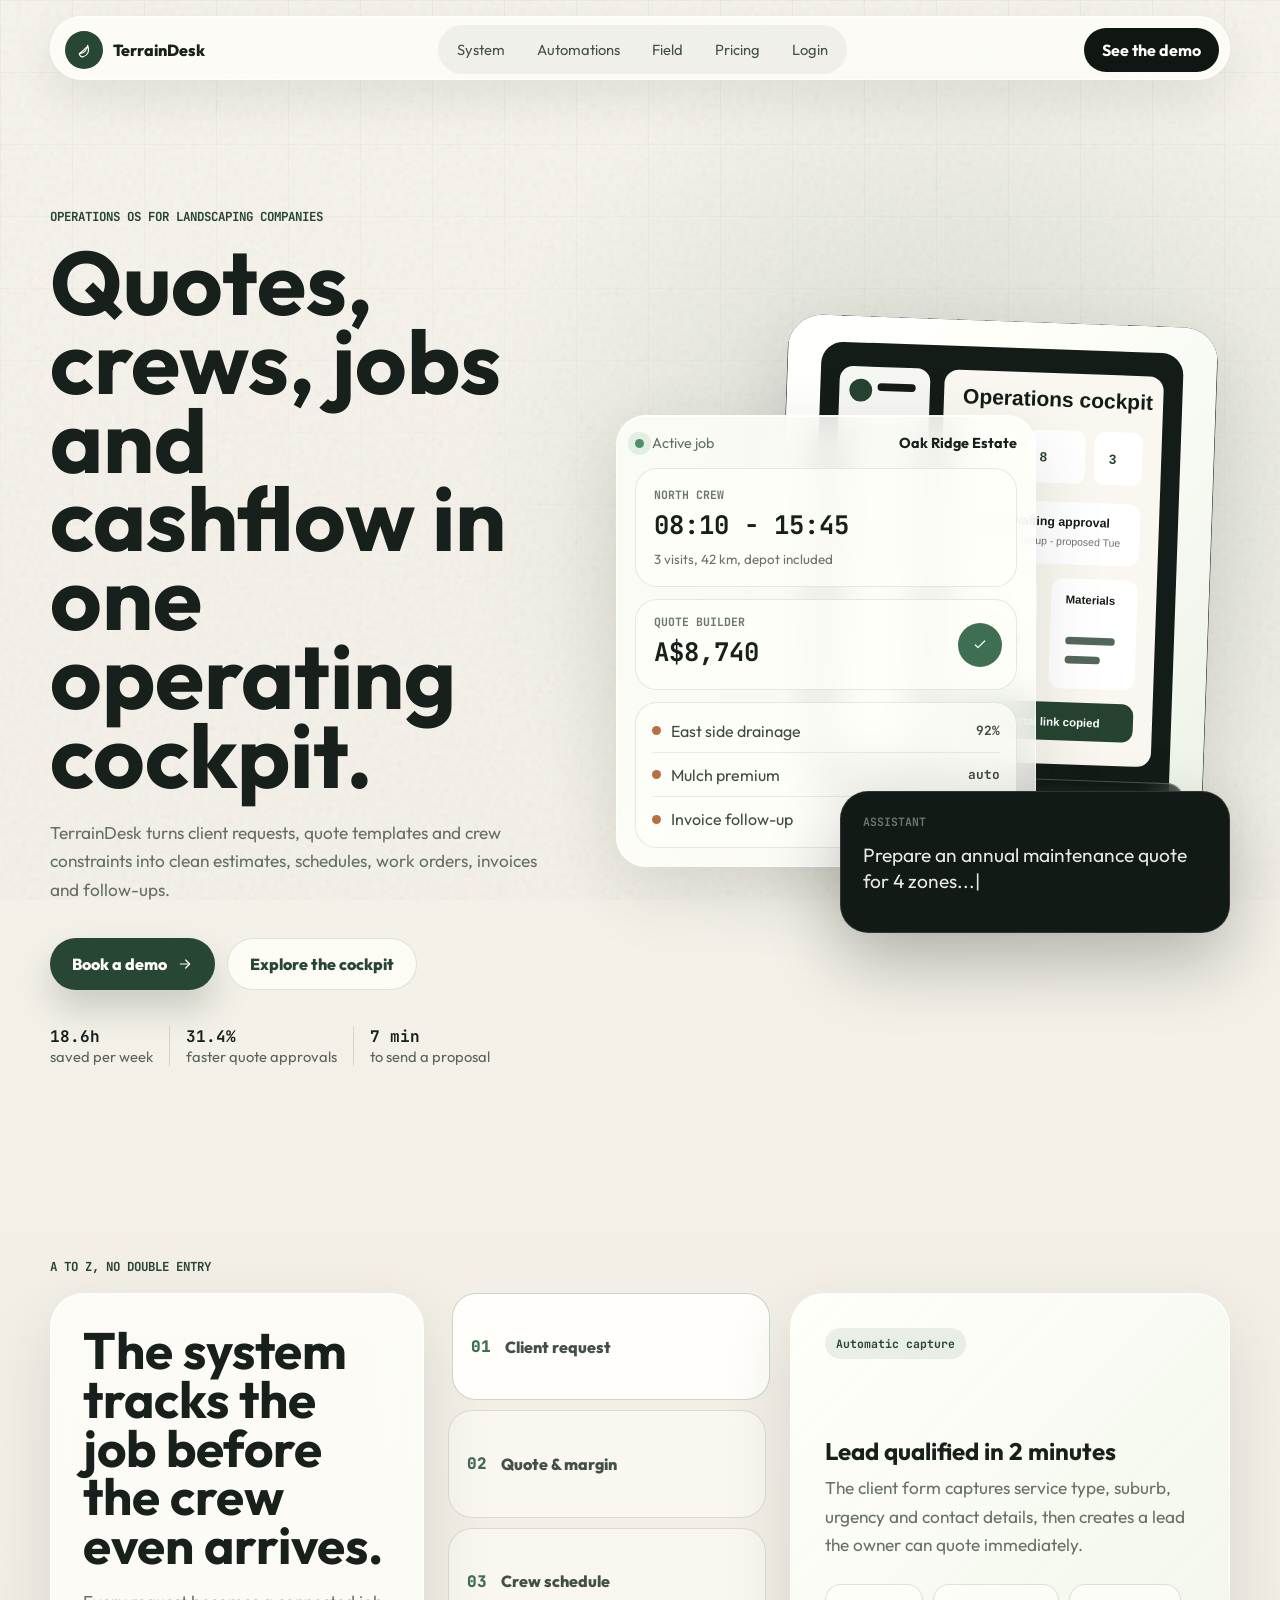
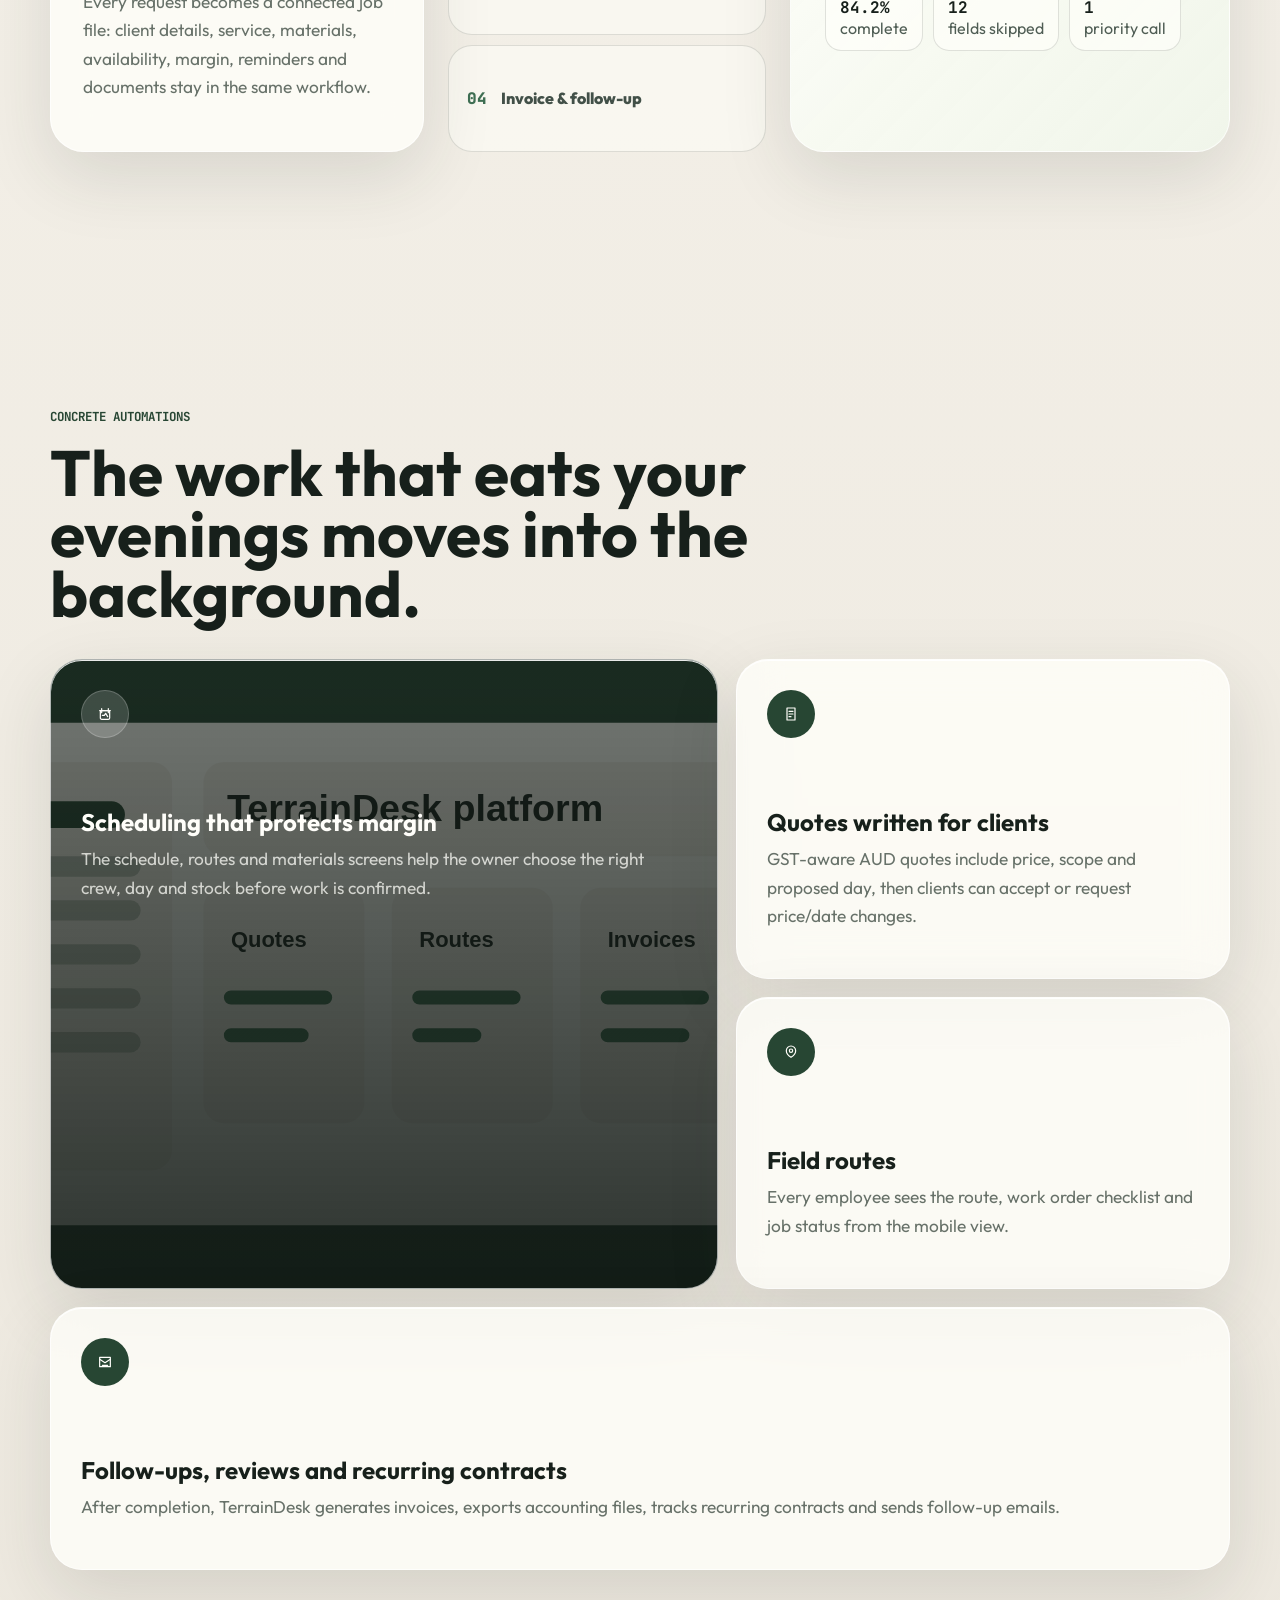
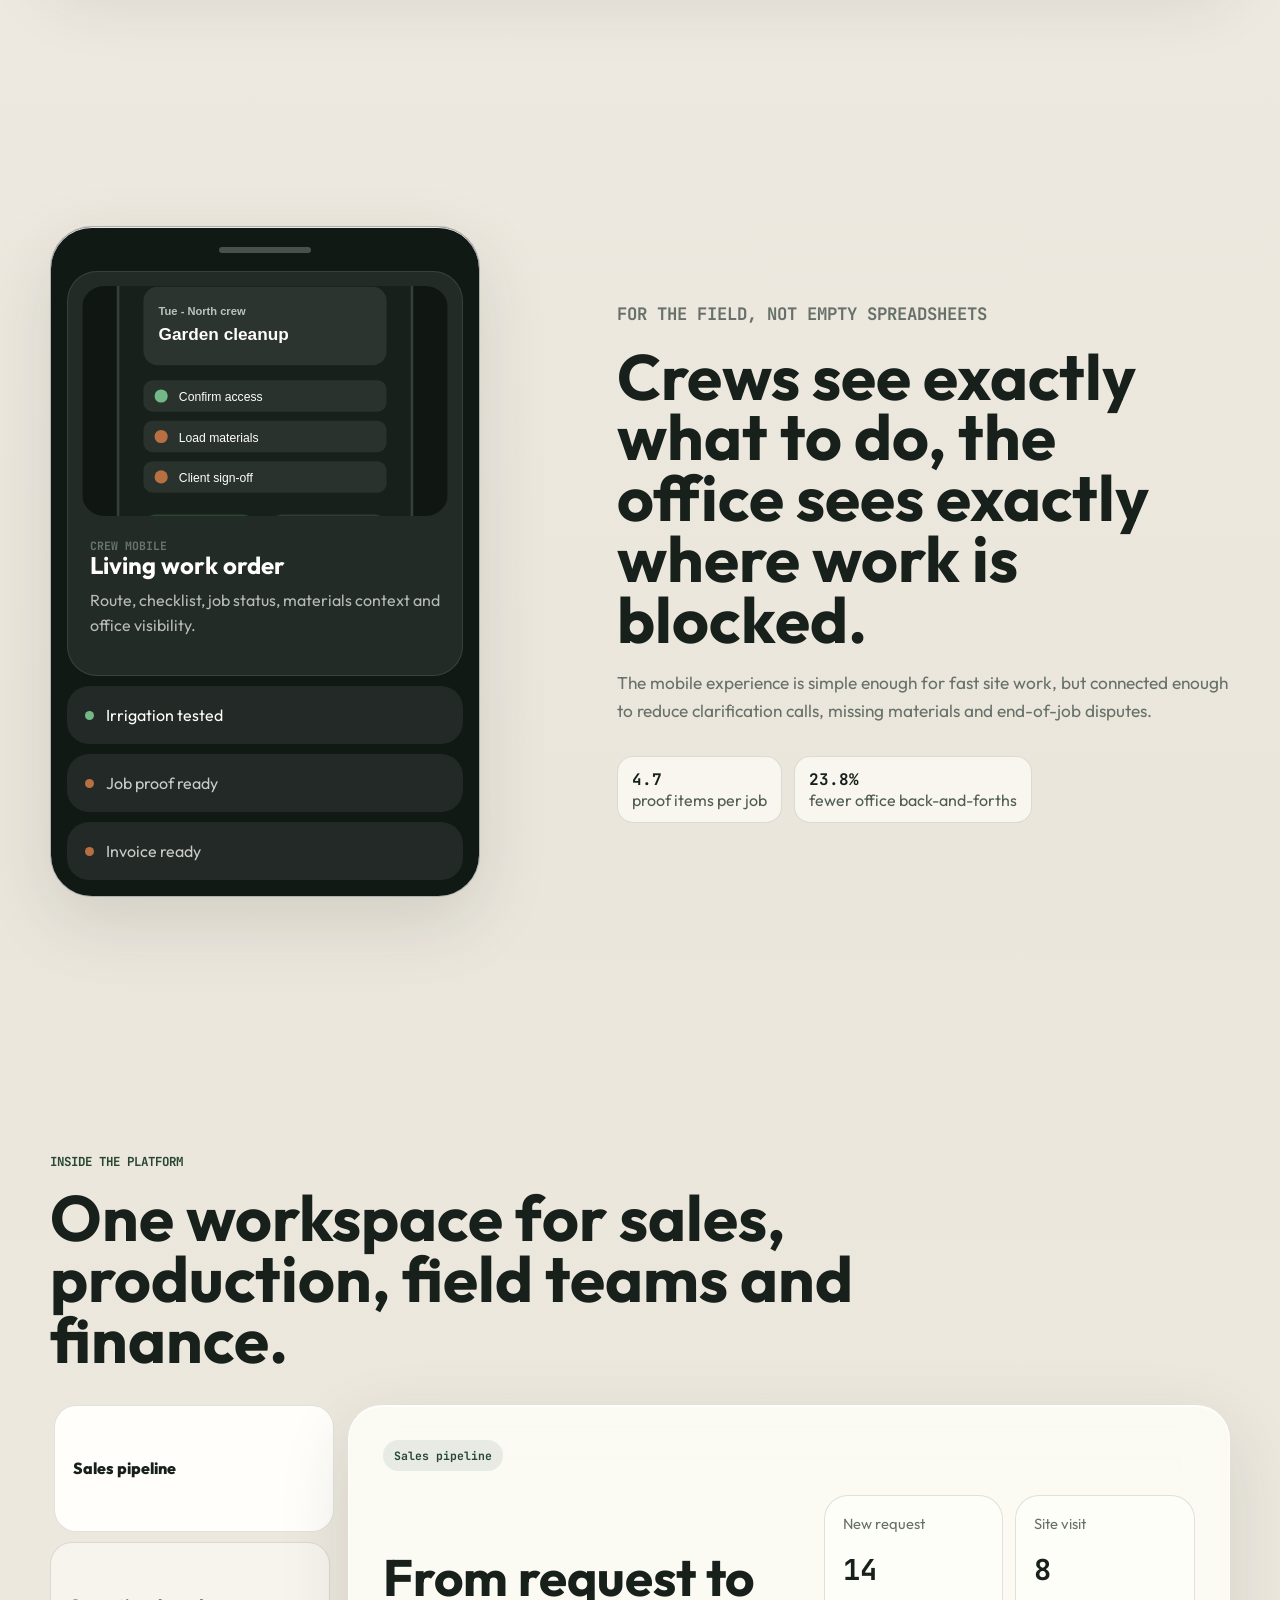
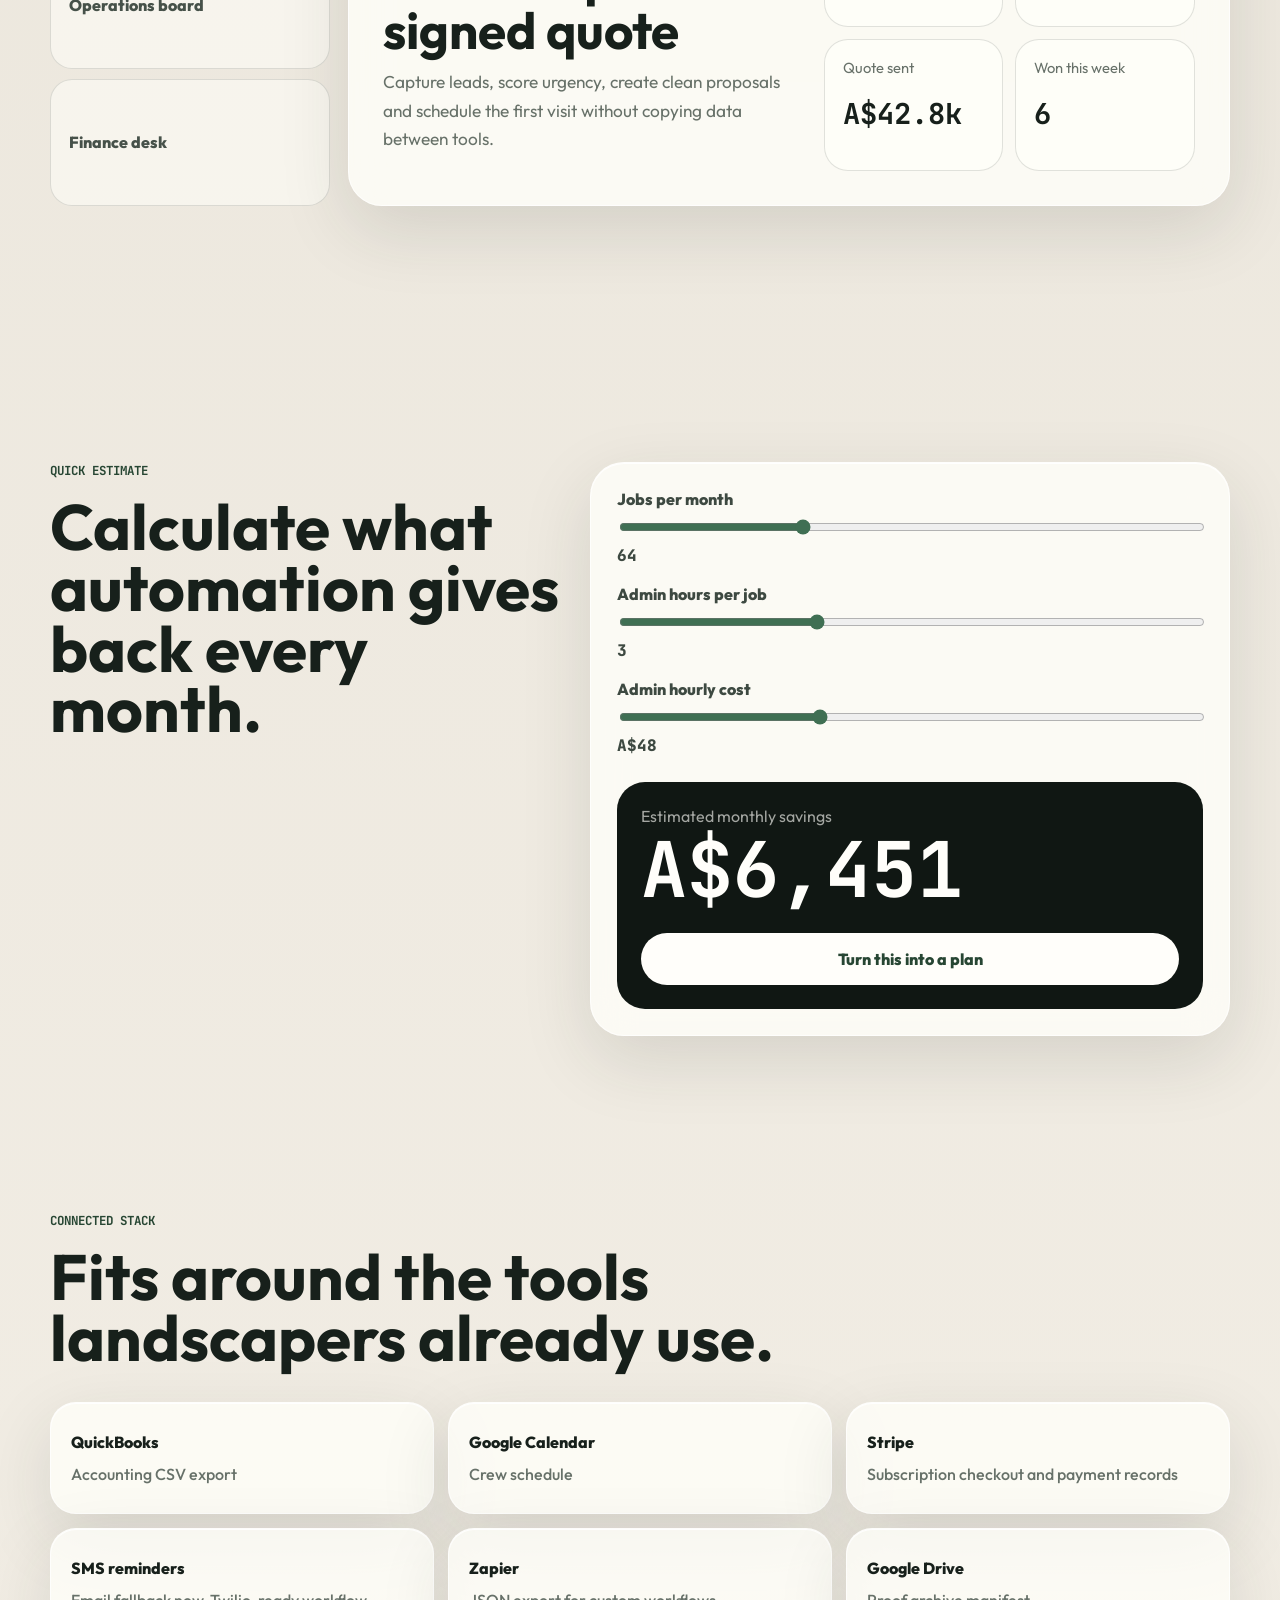
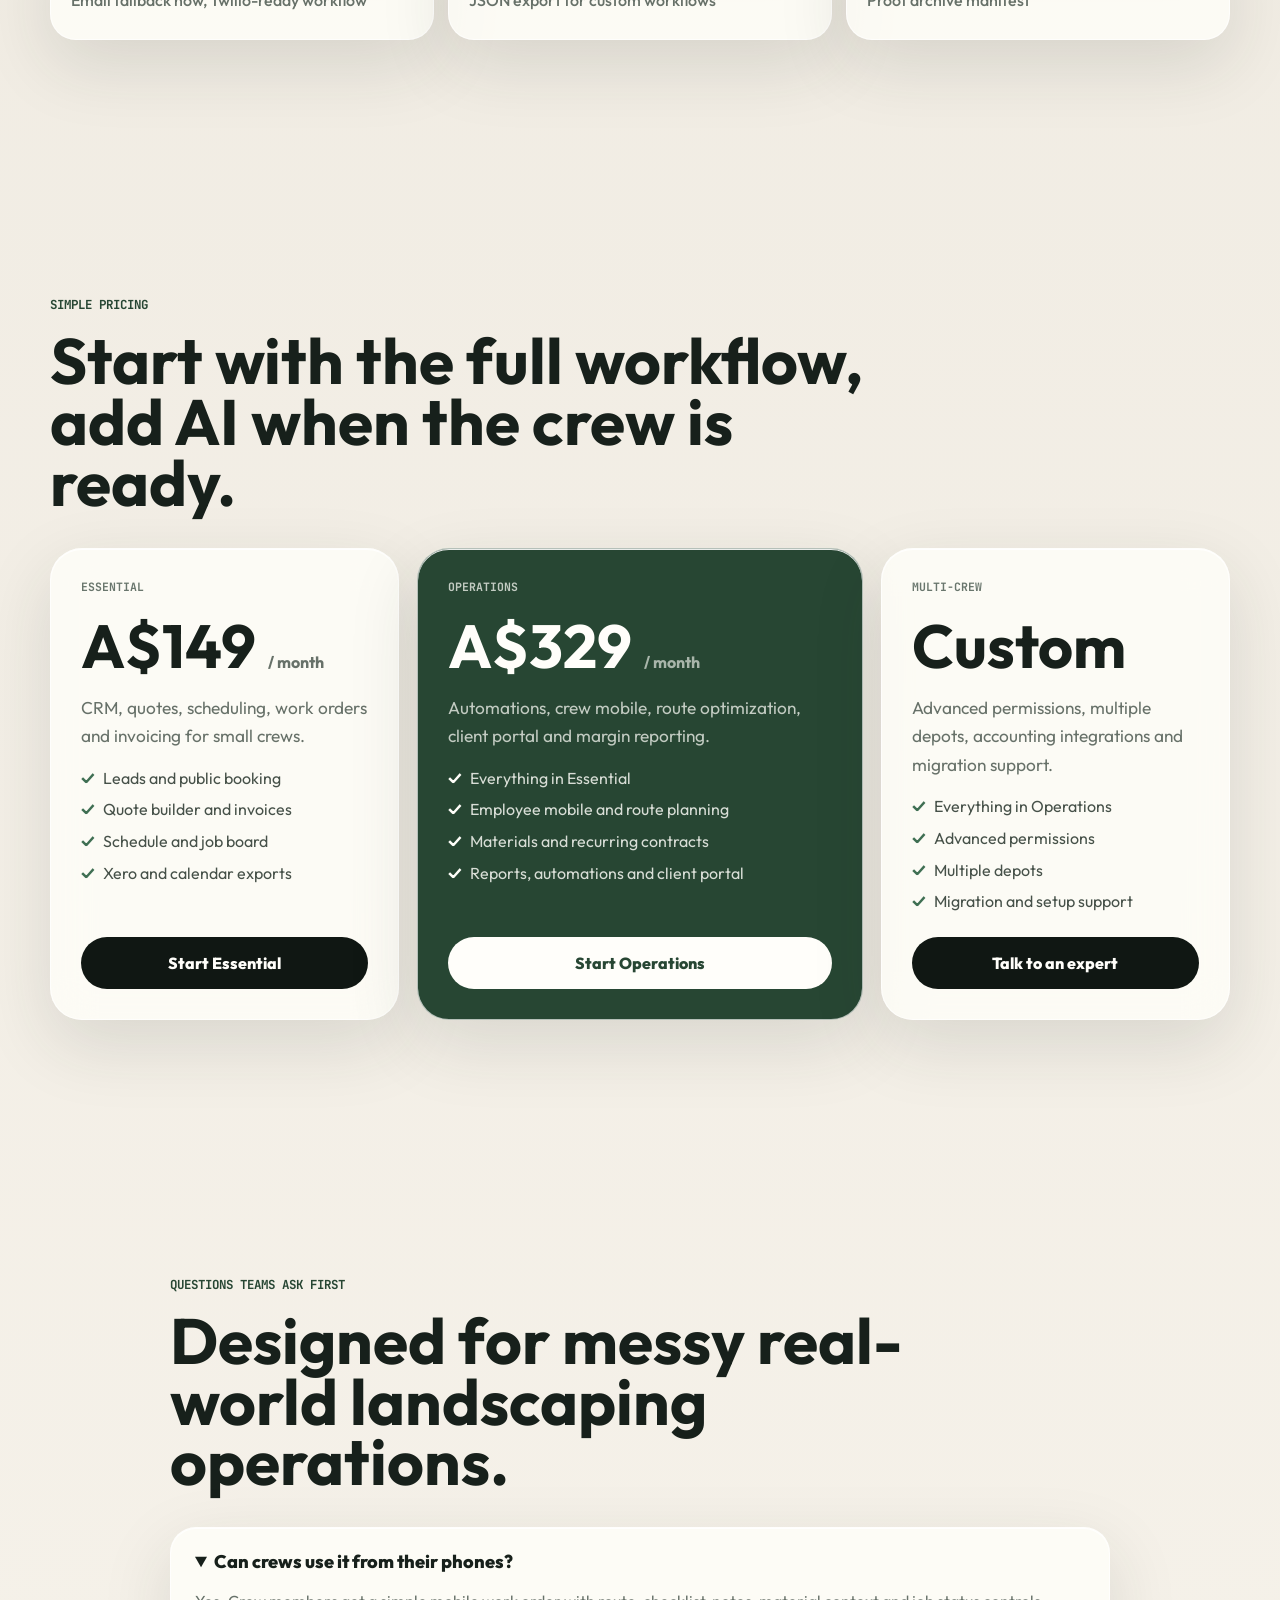
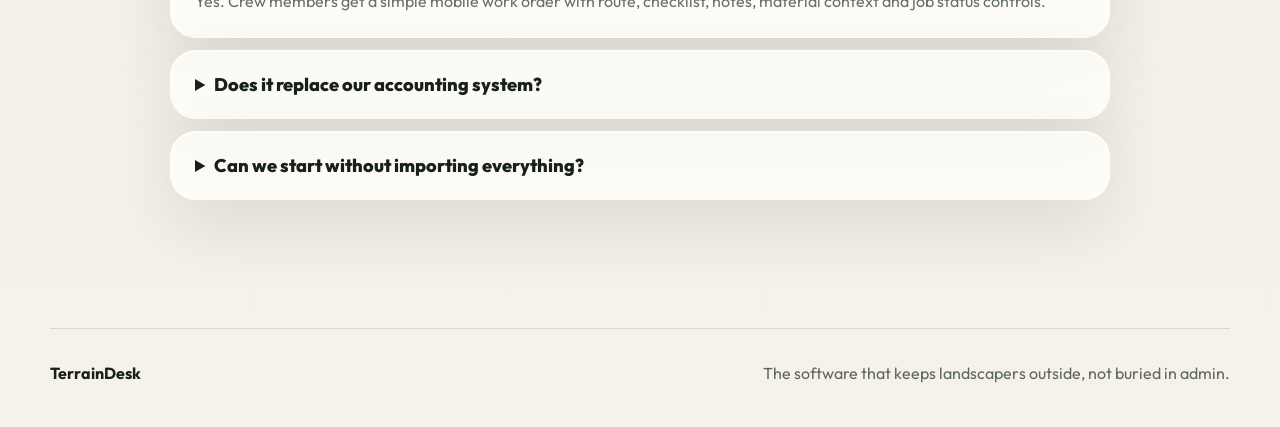
<file: index.html>
<!DOCTYPE html>
<html lang="en">
<head>
  <meta charset="UTF-8">
  <meta name="viewport" content="width=device-width, initial-scale=1.0">
  <title>TerrainDesk | SaaS for landscapers</title>
  <meta name="description" content="TerrainDesk automates estimates, schedules, job proof, invoices and follow-ups for landscaping companies.">
  <link rel="preconnect" href="https://fonts.googleapis.com">
  <link rel="preconnect" href="https://fonts.gstatic.com" crossorigin>
  <link href="https://fonts.googleapis.com/css2?family=Outfit:wght@400;500;600;700;800&family=JetBrains+Mono:wght@500;700&display=swap" rel="stylesheet">
  <link rel="stylesheet" href="styles.css">
</head>
<body>
  <div class="grain" aria-hidden="true"></div>

  <header class="site-header">
    <a class="brand" href="#top" aria-label="TerrainDesk home">
      <span class="brand-mark">
        <svg viewBox="0 0 24 24" aria-hidden="true"><path d="M5 17.5c6.8-.4 11-4.6 12.5-12.5 3.2 7.7.8 14.6-6.7 17.2C8.1 23.1 5.4 21 5 17.5Z"/><path d="M5.3 17.4C8.6 14.9 12 11.8 15.5 8"/></svg>
      </span>
      TerrainDesk
    </a>
    <nav class="desktop-nav" aria-label="Main navigation">
      <a href="#systeme">System</a>
      <a href="#automations">Automations</a>
      <a href="#terrain">Field</a>
      <a href="#prix">Pricing</a>
      <a href="app.html">Login</a>
    </nav>
    <button class="nav-cta" type="button" data-open-demo data-plan="Operations">See the demo</button>
  </header>

  <main id="top">
    <section class="hero">
      <div class="hero-copy">
        <p class="eyebrow">Operations OS for landscaping companies</p>
        <h1>Quotes, crews, jobs and cashflow in one operating cockpit.</h1>
        <p class="hero-text">TerrainDesk turns client requests, quote templates and crew constraints into clean estimates, schedules, work orders, invoices and follow-ups.</p>
        <div class="hero-actions">
          <button class="primary-action" type="button" data-open-demo data-plan="Operations">
            <span>Book a demo</span>
            <svg viewBox="0 0 24 24" aria-hidden="true"><path d="M5 12h13"/><path d="m13 6 6 6-6 6"/></svg>
          </button>
          <a class="secondary-action" href="#systeme">Explore the cockpit</a>
        </div>
        <div class="proof-row" aria-label="Customer indicators">
          <span><strong>18.6h</strong> saved per week</span>
          <span><strong>31.4%</strong> faster quote approvals</span>
          <span><strong>7 min</strong> to send a proposal</span>
        </div>
      </div>

      <div class="hero-stage" aria-label="TerrainDesk software preview">
        <div class="field-photo">
          <img src="assets/product-dashboard.svg" alt="TerrainDesk dashboard showing jobs, routes and quotes">
          <div class="photo-tag">Actual product workflow</div>
        </div>
        <div class="ops-panel">
          <div class="panel-head">
            <div>
              <span class="status-dot"></span>
              Active job
            </div>
            <strong>Oak Ridge Estate</strong>
          </div>
          <div class="route-card">
            <span>North crew</span>
            <strong>08:10 - 15:45</strong>
            <small>3 visits, 42 km, depot included</small>
          </div>
          <div class="quote-card">
            <div>
              <span>Quote builder</span>
              <strong>A$8,740</strong>
            </div>
            <button type="button" class="icon-btn" id="approve-quote" aria-label="Approve the quote">
              <svg viewBox="0 0 24 24" aria-hidden="true"><path d="m5 12 4 4L19 6"/></svg>
            </button>
          </div>
          <div class="task-list" aria-label="Today's tasks">
            <button type="button"><span></span> East side drainage <b>92%</b></button>
            <button type="button"><span></span> Mulch premium <b>auto</b></button>
            <button type="button"><span></span> Invoice follow-up <b>17:30</b></button>
          </div>
        </div>
        <div class="command-card">
          <span>Assistant</span>
          <p id="typed-command">Prepare an annual maintenance quote for 4 zones...</p>
        </div>
      </div>
    </section>

    <section class="workflow-band" id="systeme">
      <div class="section-kicker">A to Z, no double entry</div>
      <div class="workflow-grid">
        <article class="workflow-copy">
          <h2>The system tracks the job before the crew even arrives.</h2>
          <p>Every request becomes a connected job file: client details, service, materials, availability, margin, reminders and documents stay in the same workflow.</p>
        </article>
        <div class="workflow-steps">
          <button class="step active" data-step="lead">
            <span>01</span>
            Client request
          </button>
          <button class="step" data-step="quote">
            <span>02</span>
            Quote & margin
          </button>
          <button class="step" data-step="crew">
            <span>03</span>
            Crew schedule
          </button>
          <button class="step" data-step="invoice">
            <span>04</span>
            Invoice & follow-up
          </button>
        </div>
        <article class="workflow-preview" id="workflow-preview">
          <span class="preview-label">Automatic capture</span>
          <h3>Lead qualified in 2 minutes</h3>
          <p>The client form captures service type, suburb, urgency and contact details, then creates a lead the owner can quote immediately.</p>
          <div class="preview-metrics">
            <span><b>84.2%</b> complete</span>
            <span><b>12</b> fields skipped</span>
            <span><b>1</b> priority call</span>
          </div>
        </article>
      </div>
    </section>

    <section class="automation-section" id="automations">
      <div class="section-title">
        <p class="eyebrow">Concrete automations</p>
        <h2>The work that eats your evenings moves into the background.</h2>
      </div>
      <div class="automation-grid">
        <article class="feature large" tabindex="0">
          <div class="feature-icon">
            <svg viewBox="0 0 24 24" aria-hidden="true"><path d="M4 7h16"/><path d="M7 4v6"/><path d="M17 4v6"/><rect x="5" y="7" width="14" height="13" rx="2"/><path d="M8 14h3l2-3 3 5"/></svg>
          </div>
          <h3>Scheduling that protects margin</h3>
          <p>The schedule, routes and materials screens help the owner choose the right crew, day and stock before work is confirmed.</p>
        </article>
        <article class="feature" tabindex="0">
          <div class="feature-icon">
            <svg viewBox="0 0 24 24" aria-hidden="true"><path d="M6 3h12v18H6z"/><path d="M9 8h6"/><path d="M9 12h6"/><path d="M9 16h3"/></svg>
          </div>
          <h3>Quotes written for clients</h3>
          <p>GST-aware AUD quotes include price, scope and proposed day, then clients can accept or request price/date changes.</p>
        </article>
        <article class="feature" tabindex="0">
          <div class="feature-icon">
            <svg viewBox="0 0 24 24" aria-hidden="true"><path d="M12 20s7-4.4 7-10a7 7 0 0 0-14 0c0 5.6 7 10 7 10Z"/><circle cx="12" cy="10" r="2.5"/></svg>
          </div>
          <h3>Field routes</h3>
          <p>Every employee sees the route, work order checklist and job status from the mobile view.</p>
        </article>
        <article class="feature wide" tabindex="0">
          <div class="feature-icon">
            <svg viewBox="0 0 24 24" aria-hidden="true"><path d="M4 5h16v14H4z"/><path d="m4 8 8 5 8-5"/><path d="M8 17h8"/></svg>
          </div>
          <h3>Follow-ups, reviews and recurring contracts</h3>
          <p>After completion, TerrainDesk generates invoices, exports accounting files, tracks recurring contracts and sends follow-up emails.</p>
        </article>
      </div>
    </section>

    <section class="field-section" id="terrain">
      <div class="device">
        <div class="device-top"></div>
        <div class="job-card">
          <img src="assets/product-mobile.svg" alt="TerrainDesk employee mobile route and checklist">
          <div>
            <span>Crew mobile</span>
            <h3>Living work order</h3>
            <p>Route, checklist, job status, materials context and office visibility.</p>
          </div>
        </div>
        <button type="button" class="check-row done"><span></span> Irrigation tested</button>
        <button type="button" class="check-row"><span></span> Job proof ready</button>
        <button type="button" class="check-row"><span></span> Invoice ready</button>
      </div>
      <div class="field-copy">
        <p class="eyebrow">For the field, not empty spreadsheets</p>
        <h2>Crews see exactly what to do, the office sees exactly where work is blocked.</h2>
        <p>The mobile experience is simple enough for fast site work, but connected enough to reduce clarification calls, missing materials and end-of-job disputes.</p>
        <div class="split-metrics">
          <span><b>4.7</b> proof items per job</span>
          <span><b>23.8%</b> fewer office back-and-forths</span>
        </div>
      </div>
    </section>

    <section class="product-section" id="product">
      <div class="section-title">
        <p class="eyebrow">Inside the platform</p>
        <h2>One workspace for sales, production, field teams and finance.</h2>
      </div>
      <div class="product-shell">
        <div class="product-tabs" role="tablist" aria-label="Product modules">
          <button type="button" class="product-tab active" role="tab" aria-selected="true" data-product="sales">Sales pipeline</button>
          <button type="button" class="product-tab" role="tab" aria-selected="false" data-product="operations">Operations board</button>
          <button type="button" class="product-tab" role="tab" aria-selected="false" data-product="finance">Finance desk</button>
        </div>
        <article class="product-preview" id="product-preview">
          <div>
            <span class="preview-label">Sales pipeline</span>
            <h3>From request to signed quote</h3>
            <p>Capture leads, score urgency, create clean proposals and schedule the first visit without copying data between tools.</p>
          </div>
          <div class="module-board">
            <div><span>New request</span><b>14</b></div>
            <div><span>Site visit</span><b>8</b></div>
            <div><span>Quote sent</span><b>A$42.8k</b></div>
            <div><span>Won this week</span><b>6</b></div>
          </div>
        </article>
      </div>
    </section>

    <section class="roi-section" id="demo">
      <div>
        <p class="eyebrow">Quick estimate</p>
        <h2>Calculate what automation gives back every month.</h2>
      </div>
      <form class="roi-calculator" aria-label="Monthly savings calculator">
        <label>
          Jobs per month
          <input id="jobs" type="range" min="12" max="180" value="64">
          <span id="jobs-value">64</span>
        </label>
        <label>
          Admin hours per job
          <input id="hours" type="range" min="1" max="7" value="3">
          <span id="hours-value">3</span>
        </label>
        <label>
          Admin hourly cost
          <input id="rate" type="range" min="24" max="95" value="48">
          <span id="rate-value">A$48</span>
        </label>
        <output class="roi-output">
          <span>Estimated monthly savings</span>
          <strong id="roi-value">A$6,451</strong>
          <button type="button" data-open-demo data-plan="Operations">Turn this into a plan</button>
        </output>
      </form>
    </section>

    <section class="integrations-section">
      <div class="section-title">
        <p class="eyebrow">Connected stack</p>
        <h2>Fits around the tools landscapers already use.</h2>
      </div>
      <div class="integration-grid">
        <button type="button" class="integration">QuickBooks <span>Accounting CSV export</span></button>
        <button type="button" class="integration">Google Calendar <span>Crew schedule</span></button>
        <button type="button" class="integration">Stripe <span>Subscription checkout and payment records</span></button>
        <button type="button" class="integration">SMS reminders <span>Email fallback now, Twilio-ready workflow</span></button>
        <button type="button" class="integration">Zapier <span>JSON export for custom workflows</span></button>
        <button type="button" class="integration">Google Drive <span>Proof archive manifest</span></button>
      </div>
    </section>

    <section class="pricing" id="prix">
      <div class="section-title">
        <p class="eyebrow">Simple pricing</p>
        <h2>Start with the full workflow, add AI when the crew is ready.</h2>
      </div>
      <div class="price-row">
        <article class="price-panel">
          <span>Essential</span>
          <h3>A$149 <small>/ month</small></h3>
          <p>CRM, quotes, scheduling, work orders and invoicing for small crews.</p>
          <ul class="price-list">
            <li>Leads and public booking</li>
            <li>Quote builder and invoices</li>
            <li>Schedule and job board</li>
            <li>Xero and calendar exports</li>
          </ul>
          <button type="button" data-checkout-plan="Essential">Start Essential</button>
        </article>
        <article class="price-panel featured">
          <span>Operations</span>
          <h3>A$329 <small>/ month</small></h3>
          <p>Automations, crew mobile, route optimization, client portal and margin reporting.</p>
          <ul class="price-list">
            <li>Everything in Essential</li>
            <li>Employee mobile and route planning</li>
            <li>Materials and recurring contracts</li>
            <li>Reports, automations and client portal</li>
          </ul>
          <button type="button" data-checkout-plan="Operations">Start Operations</button>
        </article>
        <article class="price-panel">
          <span>Multi-crew</span>
          <h3>Custom</h3>
          <p>Advanced permissions, multiple depots, accounting integrations and migration support.</p>
          <ul class="price-list">
            <li>Everything in Operations</li>
            <li>Advanced permissions</li>
            <li>Multiple depots</li>
            <li>Migration and setup support</li>
          </ul>
          <button type="button" data-open-demo data-plan="Multi-crew">Talk to an expert</button>
        </article>
      </div>
    </section>

    <section class="faq-section">
      <div class="section-title">
        <p class="eyebrow">Questions teams ask first</p>
        <h2>Designed for messy real-world landscaping operations.</h2>
      </div>
      <div class="faq-list">
        <details open>
          <summary>Can crews use it from their phones?</summary>
          <p>Yes. Crew members get a simple mobile work order with route, checklist, notes, material context and job status controls.</p>
        </details>
        <details>
          <summary>Does it replace our accounting system?</summary>
          <p>No. TerrainDesk manages operations and pushes clean invoice and payment data into your accounting tool.</p>
        </details>
        <details>
          <summary>Can we start without importing everything?</summary>
          <p>Yes. Most teams begin with new leads and active jobs, then import clients, recurring contracts and price books after the first week.</p>
        </details>
      </div>
    </section>
  </main>

  <footer class="site-footer">
    <strong>TerrainDesk</strong>
    <span>The software that keeps landscapers outside, not buried in admin.</span>
  </footer>

  <div class="toast" id="toast" role="status" aria-live="polite"></div>

  <dialog class="demo-modal" id="demo-modal">
    <form method="dialog" class="modal-card" id="demo-form">
      <button class="modal-close" type="button" data-close-demo aria-label="Close demo form">
        <svg viewBox="0 0 24 24" aria-hidden="true"><path d="M6 6l12 12"/><path d="M18 6 6 18"/></svg>
      </button>
      <span class="preview-label">Demo request</span>
      <h2>Build your landscaping workflow map.</h2>
      <p>Tell us the shape of your operation and TerrainDesk will prepare a focused demo path.</p>
      <label>
        Work email
        <input name="email" type="email" placeholder="alex@greenridge.com" required>
        <small>Use a business email so the sample workspace can be named correctly.</small>
      </label>
      <label>
        Company size
        <select name="size">
          <option>1-3 crew members</option>
          <option>4-12 crew members</option>
          <option>13-40 crew members</option>
          <option>40+ crew members</option>
        </select>
      </label>
      <label>
        Plan
        <input name="plan" id="selected-plan" value="Operations">
      </label>
      <button class="primary-action" type="submit">Create demo request</button>
    </form>
  </dialog>

  <script src="app.js"></script>
</body>
</html>
</file>
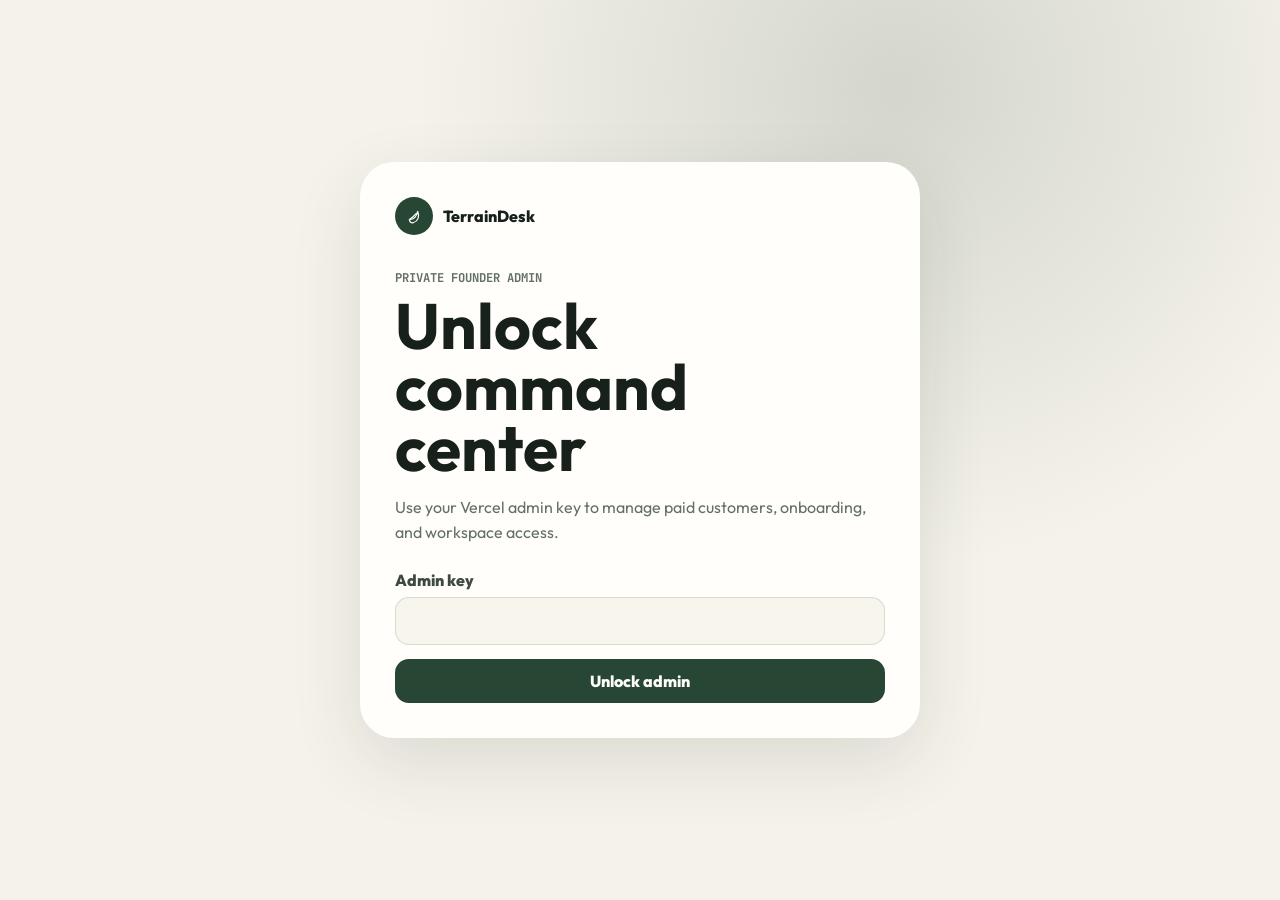
<file: admin.html>
<!DOCTYPE html>
<html lang="en">
<head>
  <meta charset="UTF-8">
  <meta name="viewport" content="width=device-width, initial-scale=1.0">
  <title>TerrainDesk Admin</title>
  <link rel="preconnect" href="https://fonts.googleapis.com">
  <link rel="preconnect" href="https://fonts.gstatic.com" crossorigin>
  <link href="https://fonts.googleapis.com/css2?family=Outfit:wght@400;500;600;700;800&family=JetBrains+Mono:wght@500;700&display=swap" rel="stylesheet">
  <link rel="stylesheet" href="app.css">
</head>
<body class="locked">
  <section class="auth-screen" id="admin-key-screen">
    <form class="auth-card" id="admin-key-form">
      <a class="app-brand" href="/">
        <span class="brand-mark">
          <svg viewBox="0 0 24 24" aria-hidden="true"><path d="M5 17.5c6.8-.4 11-4.6 12.5-12.5 3.2 7.7.8 14.6-6.7 17.2C8.1 23.1 5.4 21 5 17.5Z"/><path d="M5.3 17.4C8.6 14.9 12 11.8 15.5 8"/></svg>
        </span>
        TerrainDesk
      </a>
      <p class="eyebrow">Private founder admin</p>
      <h1>Unlock command center</h1>
      <p>Use your Vercel admin key to manage paid customers, onboarding, and workspace access.</p>
      <div class="auth-form">
        <label>Admin key <input name="key" type="password" autocomplete="current-password" required></label>
        <button class="primary-btn" type="submit">Unlock admin</button>
      </div>
    </form>
  </section>

  <aside class="app-sidebar">
    <a class="app-brand" href="/">
      <span class="brand-mark">
        <svg viewBox="0 0 24 24" aria-hidden="true"><path d="M5 17.5c6.8-.4 11-4.6 12.5-12.5 3.2 7.7.8 14.6-6.7 17.2C8.1 23.1 5.4 21 5 17.5Z"/><path d="M5.3 17.4C8.6 14.9 12 11.8 15.5 8"/></svg>
      </span>
      TerrainDesk
    </a>
    <nav class="app-nav" aria-label="Admin navigation">
      <button class="active" data-view="admin-dashboard">Overview</button>
      <button data-view="admin-customers">Customers</button>
      <button data-view="admin-onboarding">Onboarding</button>
      <button data-view="admin-revenue">Revenue</button>
    </nav>
    <a class="admin-link" href="app.html">Open client app</a>
  </aside>

  <main class="app-main">
    <header class="app-topbar">
      <div>
        <p class="eyebrow">Founder command center</p>
        <h1 id="view-title">Admin overview</h1>
      </div>
      <div class="topbar-actions">
        <button class="ghost-btn" id="refresh-admin">Refresh</button>
        <button class="ghost-btn" id="lock-admin">Lock</button>
        <button class="primary-btn" id="add-customer">Add customer</button>
      </div>
    </header>

    <section class="view active" id="admin-dashboard-view">
      <div class="metric-grid">
        <article><span>MRR</span><strong id="admin-mrr">A$0</strong></article>
        <article><span>Active customers</span><strong id="admin-active">0</strong></article>
        <article><span>Onboarding</span><strong id="admin-onboarding-count">0</strong></article>
        <article><span>At risk</span><strong id="admin-risk">0</strong></article>
      </div>
      <section class="panel">
        <h2>Founder queue</h2>
        <div class="action-list" id="founder-queue"></div>
      </section>
    </section>

    <section class="view" id="admin-customers-view">
      <div class="table-panel">
        <table>
          <thead><tr><th>Company</th><th>Plan</th><th>Status</th><th>Owner</th><th>MRR</th><th></th></tr></thead>
          <tbody id="customers-table"></tbody>
        </table>
      </div>
    </section>

    <section class="view" id="admin-onboarding-view">
      <section class="panel">
        <h2>Paid customer handoff checklist</h2>
        <div class="onboarding-list">
          <label class="onboarding-item done"><input type="checkbox" checked disabled><span><strong>Payment confirmed</strong><small>Stripe webhook creates or updates the company and subscription status.</small></span></label>
          <label class="onboarding-item done"><input type="checkbox" checked disabled><span><strong>Workspace link sent</strong><small>Use Send link if the customer says they did not receive access.</small></span></label>
          <label class="onboarding-item"><input type="checkbox" disabled><span><strong>Customer completes Onboarding tab</strong><small>They add service area, phone, work hours and payment terms.</small></span></label>
          <label class="onboarding-item"><input type="checkbox" disabled><span><strong>First workflow test</strong><small>Lead, quote, quote acceptance, job timeline, invoice PDF.</small></span></label>
          <label class="onboarding-item"><input type="checkbox" disabled><span><strong>Mark active</strong><small>Only after workspace access and first workflow test are confirmed.</small></span></label>
        </div>
      </section>
      <div class="kanban" id="onboarding-board"></div>
    </section>

    <section class="view" id="admin-revenue-view">
      <div class="dashboard-grid">
        <section class="panel wide">
          <h2>Revenue forecast</h2>
          <div class="action-list" id="revenue-list"></div>
        </section>
        <section class="panel">
          <h2>Plan mix</h2>
          <div class="weather-card" id="plan-mix">
            <span>Most common</span>
            <strong>No customers yet</strong>
            <p>Customers will appear here after checkout or manual creation.</p>
          </div>
        </section>
      </div>
    </section>
  </main>

  <dialog id="customer-modal" class="app-dialog">
    <form id="customer-form" method="dialog" class="dialog-card">
      <button type="button" class="modal-close" data-close-customer aria-label="Close">&times;</button>
      <h2>Add customer</h2>
      <label>Company <input name="company" required></label>
      <label>Owner email <input name="email" type="email" required></label>
      <label>Plan <select name="plan"><option>Essential</option><option>Operations</option><option>Multi-crew</option></select></label>
      <label>Status <select name="status"><option>Onboarding</option><option>Active</option><option>At risk</option></select></label>
      <button class="primary-btn" type="submit">Create customer</button>
    </form>
  </dialog>

  <div class="toast" id="app-toast" role="status" aria-live="polite"></div>
  <script src="admin.js"></script>
</body>
</html>
</file>
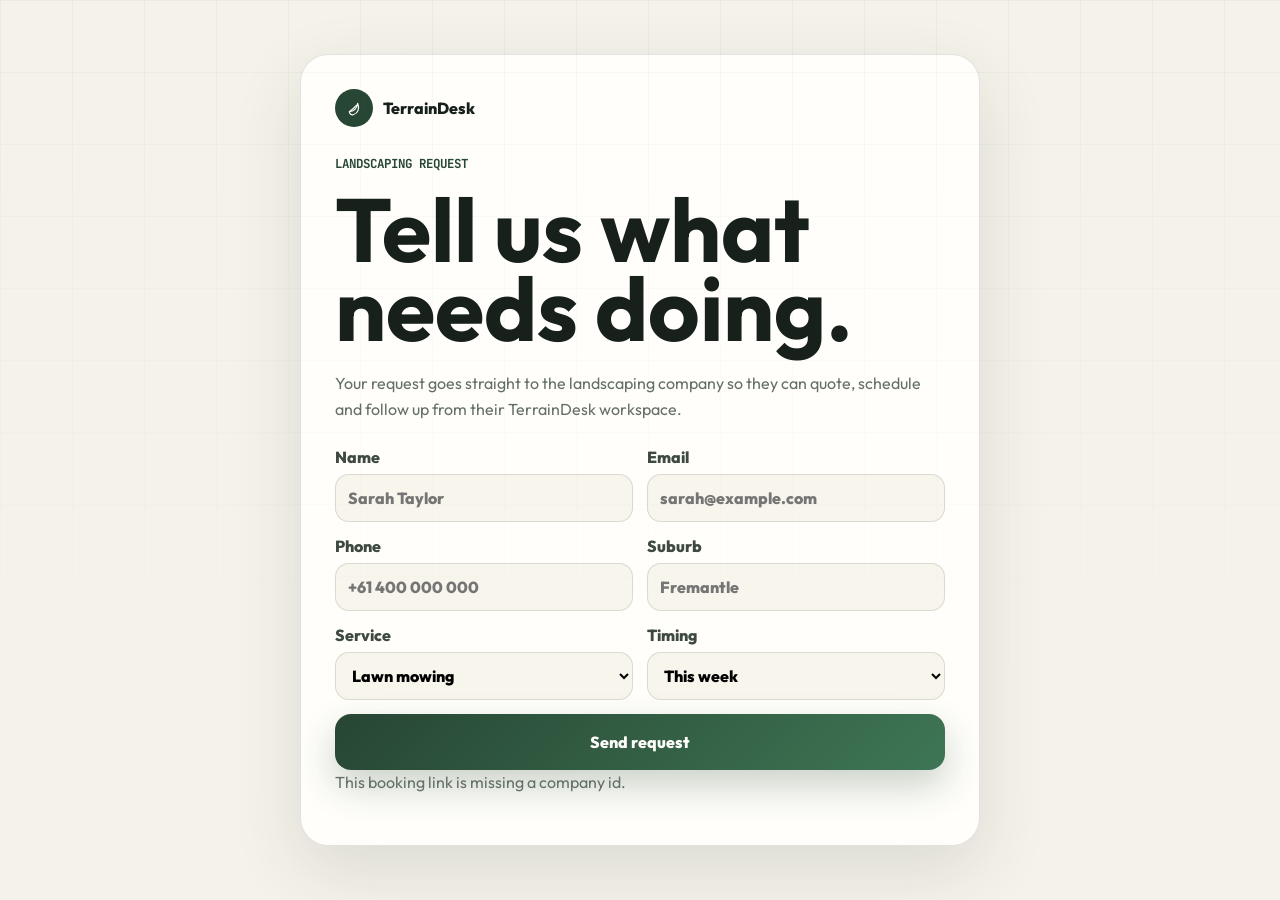
<file: book.html>
<!DOCTYPE html>
<html lang="en">
<head>
  <meta charset="UTF-8">
  <meta name="viewport" content="width=device-width, initial-scale=1.0">
  <title>Request Landscaping Work</title>
  <link rel="preconnect" href="https://fonts.googleapis.com">
  <link rel="preconnect" href="https://fonts.gstatic.com" crossorigin>
  <link href="https://fonts.googleapis.com/css2?family=Outfit:wght@400;500;600;700;800&family=JetBrains+Mono:wght@500;700&display=swap" rel="stylesheet">
  <link rel="stylesheet" href="styles.css">
  <link rel="stylesheet" href="book.css">
</head>
<body>
  <main class="booking-page">
    <section class="booking-shell">
      <a class="brand" href="/">
        <span class="brand-mark">
          <svg viewBox="0 0 24 24" aria-hidden="true"><path d="M5 17.5c6.8-.4 11-4.6 12.5-12.5 3.2 7.7.8 14.6-6.7 17.2C8.1 23.1 5.4 21 5 17.5Z"/><path d="M5.3 17.4C8.6 14.9 12 11.8 15.5 8"/></svg>
        </span>
        TerrainDesk
      </a>
      <p class="eyebrow">Landscaping request</p>
      <h1>Tell us what needs doing.</h1>
      <p class="booking-copy">Your request goes straight to the landscaping company so they can quote, schedule and follow up from their TerrainDesk workspace.</p>
      <form id="booking-form" class="booking-form">
        <label>Name <input name="name" required placeholder="Sarah Taylor"></label>
        <label>Email <input name="email" type="email" required placeholder="sarah@example.com"></label>
        <label>Phone <input name="phone" placeholder="+61 400 000 000"></label>
        <label>Suburb <input name="suburb" placeholder="Fremantle"></label>
        <label>Service
          <select name="service">
            <option>Lawn mowing</option>
            <option>Garden cleanup</option>
            <option>Maintenance contract</option>
            <option>Irrigation repair</option>
            <option>Design and build</option>
          </select>
        </label>
        <label>Timing
          <select name="urgency">
            <option>This week</option>
            <option>Next 2 weeks</option>
            <option>Flexible</option>
          </select>
        </label>
        <button class="primary-btn" type="submit">Send request</button>
      </form>
      <p class="booking-status" id="booking-status"></p>
    </section>
  </main>
  <script src="book.js"></script>
</body>
</html>
</file>
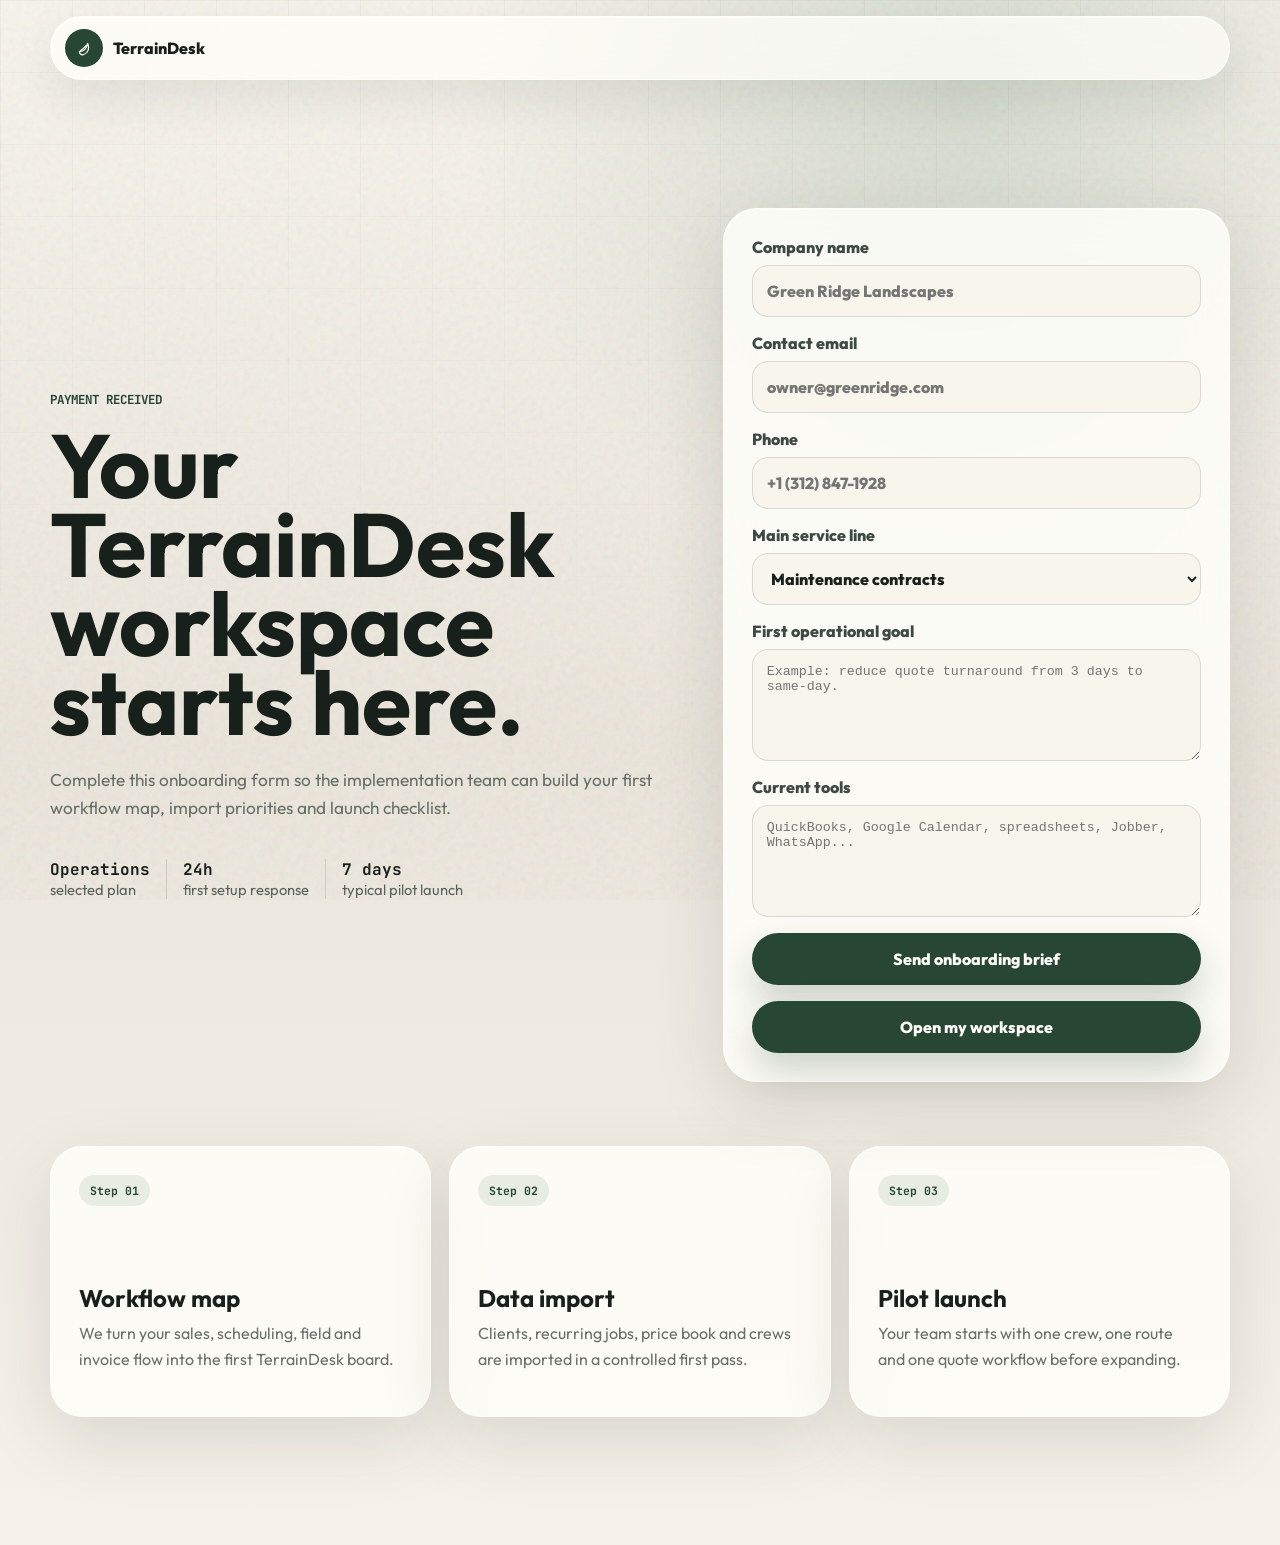
<file: client.html>
<!DOCTYPE html>
<html lang="en">
<head>
  <meta charset="UTF-8">
  <meta name="viewport" content="width=device-width, initial-scale=1.0">
  <title>TerrainDesk | Client onboarding</title>
  <meta name="description" content="TerrainDesk paid client onboarding portal.">
  <link rel="preconnect" href="https://fonts.googleapis.com">
  <link rel="preconnect" href="https://fonts.gstatic.com" crossorigin>
  <link href="https://fonts.googleapis.com/css2?family=Outfit:wght@400;500;600;700;800&family=JetBrains+Mono:wght@500;700&display=swap" rel="stylesheet">
  <link rel="stylesheet" href="styles.css">
</head>
<body class="client-page">
  <div class="grain" aria-hidden="true"></div>
  <header class="site-header">
    <a class="brand" href="/" aria-label="TerrainDesk home">
      <span class="brand-mark">
        <svg viewBox="0 0 24 24" aria-hidden="true"><path d="M5 17.5c6.8-.4 11-4.6 12.5-12.5 3.2 7.7.8 14.6-6.7 17.2C8.1 23.1 5.4 21 5 17.5Z"/><path d="M5.3 17.4C8.6 14.9 12 11.8 15.5 8"/></svg>
      </span>
      TerrainDesk
    </a>
  </header>

  <main class="client-portal">
    <section class="client-hero">
      <div>
        <p class="eyebrow">Payment received</p>
        <h1>Your TerrainDesk workspace starts here.</h1>
        <p class="hero-text">Complete this onboarding form so the implementation team can build your first workflow map, import priorities and launch checklist.</p>
        <div class="proof-row">
          <span><strong id="client-plan">Operations</strong> selected plan</span>
          <span><strong>24h</strong> first setup response</span>
          <span><strong>7 days</strong> typical pilot launch</span>
        </div>
      </div>
      <form class="client-form" id="client-intake">
        <label>
          Company name
          <input name="company" placeholder="Green Ridge Landscapes" required>
        </label>
        <label>
          Contact email
          <input name="email" type="email" placeholder="owner@greenridge.com" required>
        </label>
        <label>
          Phone
          <input name="phone" placeholder="+1 (312) 847-1928">
        </label>
        <label>
          Main service line
          <select name="service">
            <option>Maintenance contracts</option>
            <option>Design and build</option>
            <option>Irrigation and drainage</option>
            <option>Commercial grounds</option>
          </select>
        </label>
        <label>
          First operational goal
          <textarea name="goal" placeholder="Example: reduce quote turnaround from 3 days to same-day." required></textarea>
        </label>
        <label>
          Current tools
          <textarea name="tools" placeholder="QuickBooks, Google Calendar, spreadsheets, Jobber, WhatsApp..."></textarea>
        </label>
        <button class="primary-action" type="submit">Send onboarding brief</button>
        <a class="primary-action" href="app.html">Open my workspace</a>
      </form>
    </section>

    <section class="client-next">
      <article>
        <span class="preview-label">Step 01</span>
        <h3>Workflow map</h3>
        <p>We turn your sales, scheduling, field and invoice flow into the first TerrainDesk board.</p>
      </article>
      <article>
        <span class="preview-label">Step 02</span>
        <h3>Data import</h3>
        <p>Clients, recurring jobs, price book and crews are imported in a controlled first pass.</p>
      </article>
      <article>
        <span class="preview-label">Step 03</span>
        <h3>Pilot launch</h3>
        <p>Your team starts with one crew, one route and one quote workflow before expanding.</p>
      </article>
    </section>
  </main>

  <div class="toast" id="toast" role="status" aria-live="polite"></div>
  <script src="client.js"></script>
</body>
</html>
</file>
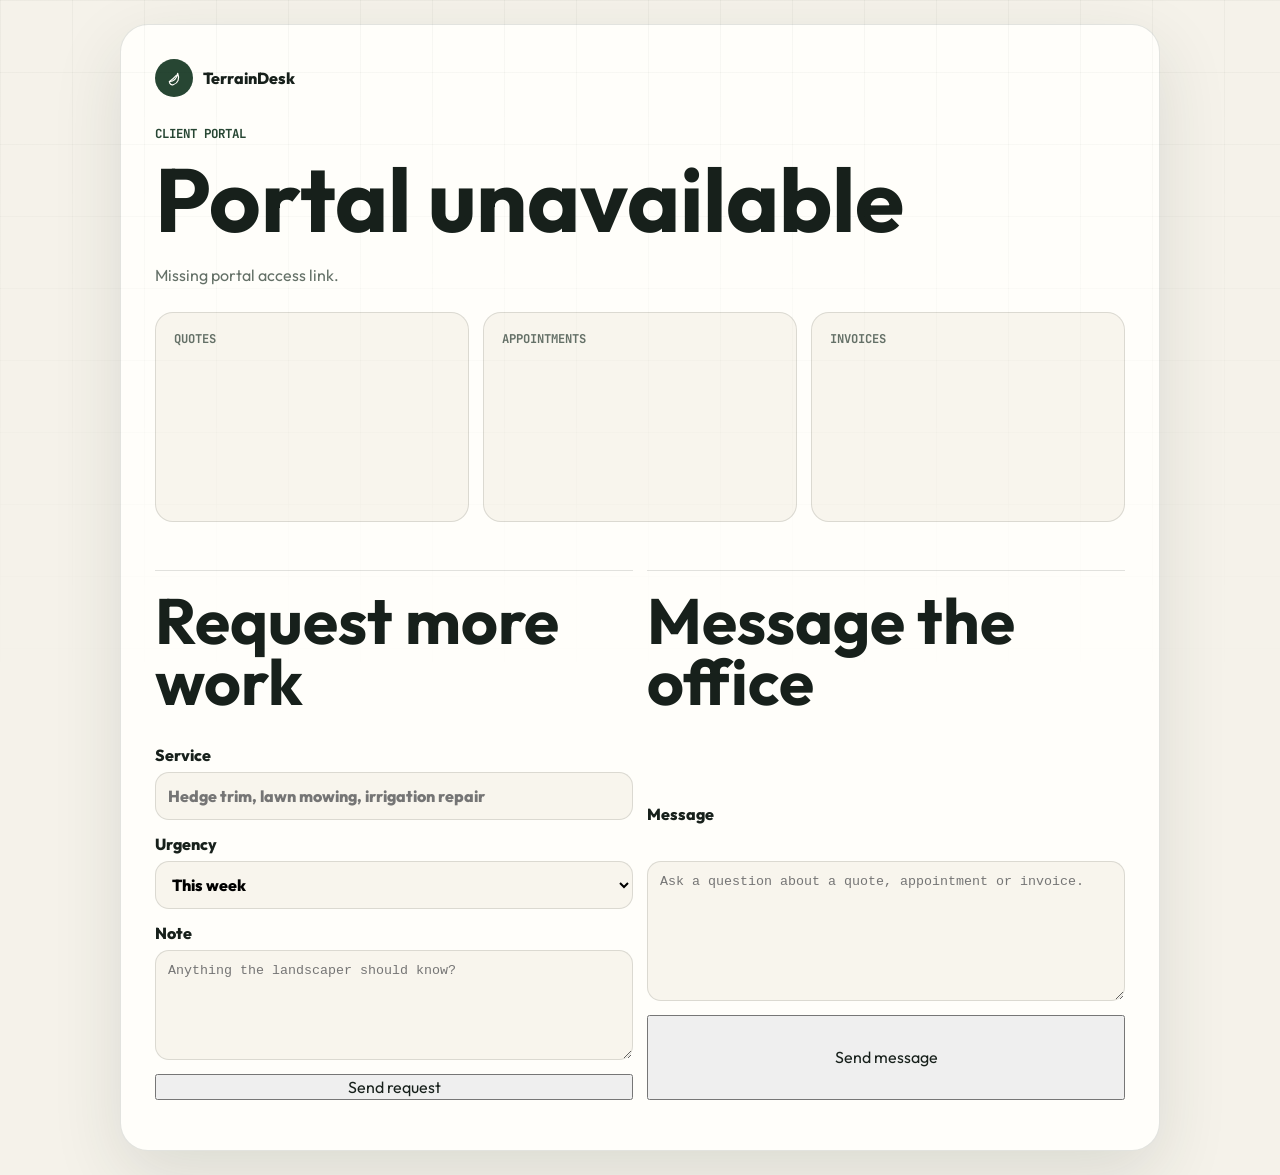
<file: portal.html>
<!DOCTYPE html>
<html lang="en">
<head>
  <meta charset="UTF-8">
  <meta name="viewport" content="width=device-width, initial-scale=1.0">
  <title>Client Portal | TerrainDesk</title>
  <link rel="preconnect" href="https://fonts.googleapis.com">
  <link rel="preconnect" href="https://fonts.gstatic.com" crossorigin>
  <link href="https://fonts.googleapis.com/css2?family=Outfit:wght@400;500;600;700;800&family=JetBrains+Mono:wght@500;700&display=swap" rel="stylesheet">
  <link rel="stylesheet" href="styles.css">
  <link rel="stylesheet" href="book.css">
</head>
<body class="booking-page">
  <main class="booking-shell portal-shell">
    <a class="brand" href="/" aria-label="TerrainDesk home">
      <span class="brand-mark">
        <svg viewBox="0 0 24 24" aria-hidden="true"><path d="M5 17.5c6.8-.4 11-4.6 12.5-12.5 3.2 7.7.8 14.6-6.7 17.2C8.1 23.1 5.4 21 5 17.5Z"/><path d="M5.3 17.4C8.6 14.9 12 11.8 15.5 8"/></svg>
      </span>
      TerrainDesk
    </a>
    <p class="eyebrow" id="portal-company">Client portal</p>
    <h1 id="portal-title">Loading your portal...</h1>
    <p class="booking-copy" id="portal-copy">Quotes, appointments and invoices will appear here.</p>

    <section class="portal-grid">
      <article class="portal-card">
        <span>Quotes</span>
        <div id="portal-quotes"></div>
      </article>
      <article class="portal-card">
        <span>Appointments</span>
        <div id="portal-jobs"></div>
      </article>
      <article class="portal-card">
        <span>Invoices</span>
        <div id="portal-invoices"></div>
      </article>
    </section>

    <section class="portal-actions">
      <form id="portal-work-form" class="revision-form">
        <h2>Request more work</h2>
        <label>Service <input name="service" placeholder="Hedge trim, lawn mowing, irrigation repair" required></label>
        <label>Urgency <select name="urgency"><option>This week</option><option>Next 2 weeks</option><option>Flexible</option></select></label>
        <label>Note <textarea name="note" placeholder="Anything the landscaper should know?"></textarea></label>
        <button class="primary-btn" type="submit">Send request</button>
      </form>
      <form id="portal-message-form" class="revision-form">
        <h2>Message the office</h2>
        <label>Message <textarea name="message" placeholder="Ask a question about a quote, appointment or invoice." required></textarea></label>
        <button class="primary-btn" type="submit">Send message</button>
      </form>
    </section>
    <p class="booking-status" id="portal-status"></p>
  </main>
  <script src="portal.js"></script>
</body>
</html>
</file>
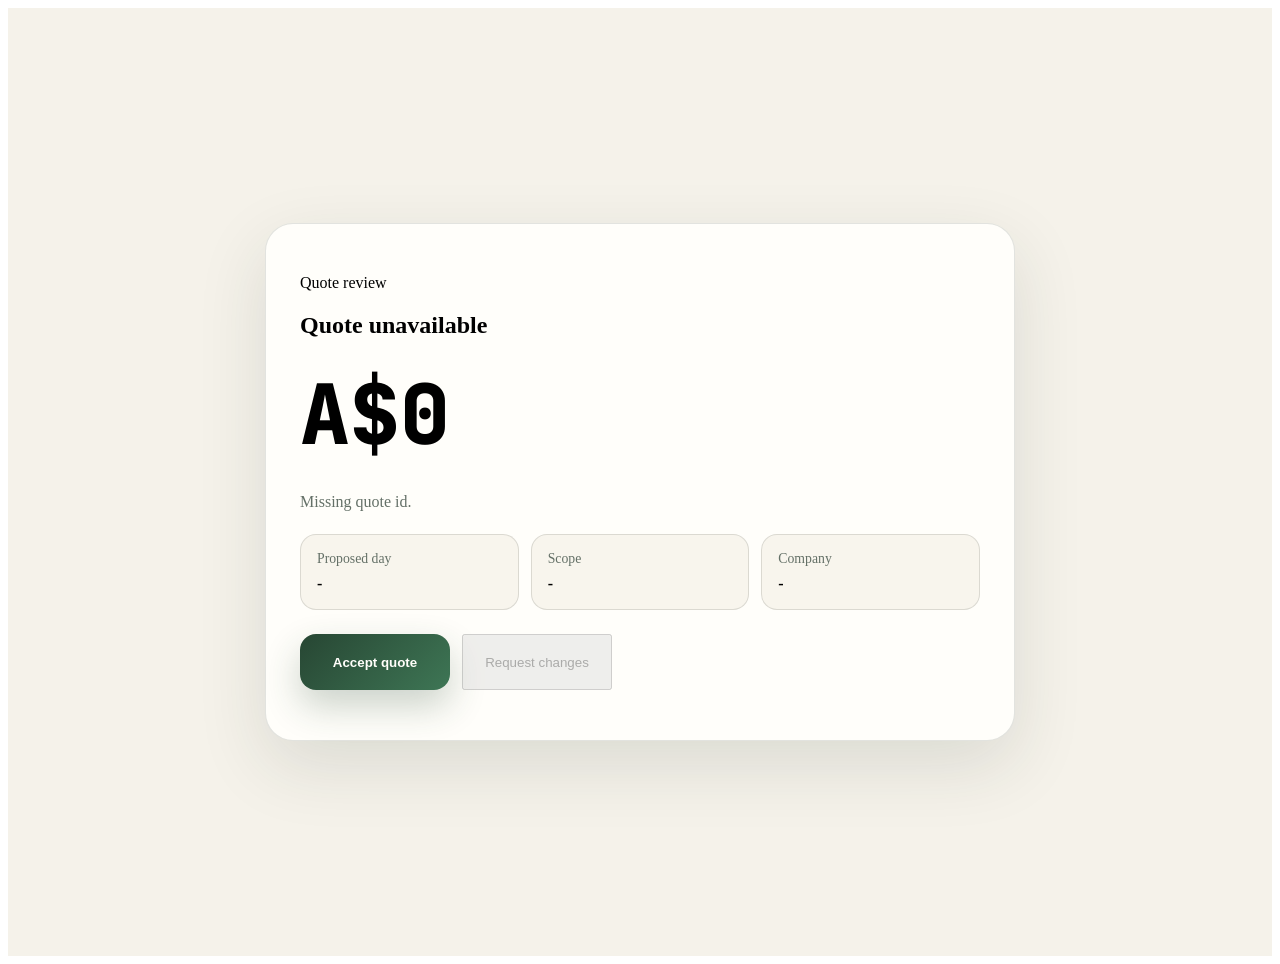
<file: quote.html>
<!DOCTYPE html>
<html lang="en">
<head>
  <meta charset="UTF-8">
  <meta name="viewport" content="width=device-width, initial-scale=1.0">
  <title>Review Quote</title>
  <link rel="preconnect" href="https://fonts.googleapis.com">
  <link rel="preconnect" href="https://fonts.gstatic.com" crossorigin>
  <link href="https://fonts.googleapis.com/css2?family=Outfit:wght@400;500;600;700;800&family=JetBrains+Mono:wght@500;700&display=swap" rel="stylesheet">
  <link rel="stylesheet" href="book.css">
</head>
<body>
  <main class="booking-page">
    <section class="booking-shell quote-shell">
      <p class="eyebrow">Quote review</p>
      <h1 id="quote-title">Loading quote...</h1>
      <div class="quote-total" id="quote-total">A$0</div>
      <p class="booking-copy" id="quote-copy"></p>
      <div class="quote-detail-grid">
        <article><span>Proposed day</span><strong id="quote-day">-</strong></article>
        <article><span>Scope</span><strong id="quote-scope">-</strong></article>
        <article><span>Company</span><strong id="quote-company">-</strong></article>
      </div>
      <div class="quote-actions">
        <button class="primary-btn" id="accept-quote">Accept quote</button>
        <button class="ghost-btn" id="show-revision">Request changes</button>
      </div>
      <form class="revision-form" id="revision-form" hidden>
        <h2>Request a change</h2>
        <label>Target budget <input name="targetBudget" placeholder="A$850"></label>
        <label>Preferred day
          <select name="preferredDay">
            <option value="">No preference</option>
            <option>Mon</option>
            <option>Tue</option>
            <option>Wed</option>
            <option>Thu</option>
            <option>Fri</option>
          </select>
        </label>
        <label>What should change? <textarea name="note" placeholder="Tell the team what price, scope or timing would work better."></textarea></label>
        <button class="primary-btn" type="submit">Send change request</button>
      </form>
      <p class="booking-status" id="quote-status"></p>
    </section>
  </main>
  <script src="quote.js"></script>
</body>
</html>
</file>
<file: styles.css>
:root {
  --bg: #f4f1e9;
  --ink: #17201b;
  --muted: #677169;
  --line: rgba(23, 32, 27, 0.13);
  --panel: rgba(255, 255, 250, 0.76);
  --panel-solid: #fffefa;
  --accent: #3f6f53;
  --accent-dark: #274633;
  --earth: #b86f42;
  --charcoal: #101713;
  --shadow: 0 24px 70px rgba(35, 50, 40, 0.13);
}

* {
  box-sizing: border-box;
}

html {
  scroll-behavior: smooth;
}

body {
  margin: 0;
  font-family: "Outfit", system-ui, sans-serif;
  color: var(--ink);
  background:
    radial-gradient(circle at 75% 6%, rgba(63, 111, 83, 0.17), transparent 31rem),
    linear-gradient(180deg, #f7f4ed 0%, #ebe6dc 48%, #f6f2ea 100%);
  min-width: 320px;
}

body::before {
  content: "";
  position: fixed;
  inset: 0;
  pointer-events: none;
  background-image:
    linear-gradient(rgba(23, 32, 27, 0.035) 1px, transparent 1px),
    linear-gradient(90deg, rgba(23, 32, 27, 0.035) 1px, transparent 1px);
  background-size: 72px 72px;
  mask-image: linear-gradient(to bottom, #000, transparent 78%);
}

.grain {
  position: fixed;
  inset: 0;
  pointer-events: none;
  opacity: 0.22;
  background-image: url("data:image/svg+xml,%3Csvg viewBox='0 0 180 180' xmlns='http://www.w3.org/2000/svg'%3E%3Cfilter id='n'%3E%3CfeTurbulence type='fractalNoise' baseFrequency='.85' numOctaves='2' stitchTiles='stitch'/%3E%3C/filter%3E%3Crect width='180' height='180' filter='url(%23n)' opacity='.42'/%3E%3C/svg%3E");
  mix-blend-mode: multiply;
}

a {
  color: inherit;
  text-decoration: none;
}

button,
input,
select {
  font: inherit;
}

button {
  color: inherit;
}

svg {
  width: 1em;
  height: 1em;
  fill: none;
  stroke: currentColor;
  stroke-width: 1.8;
  stroke-linecap: round;
  stroke-linejoin: round;
}

.site-header {
  position: sticky;
  top: 16px;
  z-index: 5;
  width: min(1180px, calc(100% - 32px));
  height: 64px;
  margin: 16px auto 0;
  padding: 8px 10px 8px 14px;
  display: grid;
  grid-template-columns: 1fr auto 1fr;
  align-items: center;
  border: 1px solid rgba(255, 255, 255, 0.65);
  border-radius: 999px;
  background: rgba(255, 255, 250, 0.72);
  box-shadow: 0 18px 48px rgba(24, 31, 26, 0.09), inset 0 1px 0 rgba(255, 255, 255, 0.85);
  backdrop-filter: blur(18px);
}

.brand,
.desktop-nav,
.nav-cta,
.hero-actions,
.proof-row,
.panel-head,
.quote-card,
.preview-metrics,
.split-metrics,
.site-footer {
  display: flex;
  align-items: center;
}

.brand {
  gap: 10px;
  font-weight: 800;
  letter-spacing: 0;
}

.brand-mark {
  display: grid;
  place-items: center;
  width: 38px;
  height: 38px;
  color: #fffefa;
  border-radius: 50%;
  background: var(--accent-dark);
}

.desktop-nav {
  gap: 4px;
  padding: 5px;
  border-radius: 999px;
  background: rgba(23, 32, 27, 0.05);
}

.desktop-nav a {
  padding: 10px 14px;
  color: #445048;
  font-size: 0.92rem;
  border-radius: 999px;
  transition: background 180ms ease, color 180ms ease;
}

.desktop-nav a:hover {
  color: var(--ink);
  background: rgba(255, 255, 250, 0.8);
}

.nav-cta {
  justify-self: end;
  justify-content: center;
  min-height: 44px;
  padding: 0 18px;
  color: #fffefa;
  cursor: pointer;
  border: 0;
  font-weight: 700;
  border-radius: 999px;
  background: var(--charcoal);
  transition: transform 180ms ease, background 180ms ease;
}

.nav-cta:active,
.primary-action:active,
.secondary-action:active,
.price-panel button:active,
.roi-output button:active {
  transform: translateY(1px) scale(0.99);
}

.hero {
  width: min(1180px, calc(100% - 32px));
  min-height: calc(100dvh - 96px);
  margin: 0 auto;
  padding: clamp(72px, 10vw, 128px) 0 64px;
  display: grid;
  grid-template-columns: minmax(0, 0.9fr) minmax(420px, 1.1fr);
  gap: clamp(28px, 5vw, 76px);
  align-items: center;
}

.hero-copy {
  max-width: 670px;
}

.eyebrow,
.section-kicker {
  margin: 0 0 18px;
  font-family: "JetBrains Mono", monospace;
  color: var(--accent-dark);
  font-size: 0.78rem;
  font-weight: 700;
  letter-spacing: 0;
  text-transform: uppercase;
}

h1,
h2,
h3,
p {
  margin-top: 0;
}

h1 {
  margin-bottom: 24px;
  font-size: clamp(3rem, 7vw, 6.8rem);
  line-height: 0.88;
  letter-spacing: 0;
  max-width: 900px;
}

h2 {
  margin-bottom: 18px;
  font-size: clamp(2.25rem, 5vw, 4.8rem);
  line-height: 0.95;
  letter-spacing: 0;
}

h3 {
  margin-bottom: 10px;
  font-size: 1.5rem;
  line-height: 1.05;
}

.hero-text,
.workflow-copy p,
.feature p,
.field-copy p,
.price-panel p,
.workflow-preview p {
  color: var(--muted);
  font-size: 1.08rem;
  line-height: 1.65;
}

.hero-actions {
  flex-wrap: wrap;
  gap: 12px;
  margin-top: 34px;
}

.primary-action,
.secondary-action,
.price-panel button,
.roi-output button {
  display: inline-flex;
  align-items: center;
  justify-content: center;
  gap: 10px;
  min-height: 52px;
  padding: 0 22px;
  cursor: pointer;
  border: 0;
  font-weight: 800;
  border-radius: 999px;
  transition: transform 180ms ease, box-shadow 180ms ease, background 180ms ease;
}

.primary-action {
  color: #fffefa;
  background: var(--accent-dark);
  box-shadow: 0 18px 36px rgba(39, 70, 51, 0.22);
}

.primary-action:hover {
  box-shadow: 0 22px 42px rgba(39, 70, 51, 0.28);
}

.secondary-action {
  color: var(--accent-dark);
  background: rgba(255, 255, 250, 0.74);
  border: 1px solid rgba(39, 70, 51, 0.14);
}

.proof-row {
  gap: 16px;
  flex-wrap: wrap;
  margin-top: 36px;
  color: #59645c;
  font-size: 0.92rem;
}

.proof-row span {
  padding-right: 16px;
  border-right: 1px solid var(--line);
}

.proof-row span:last-child {
  border-right: 0;
}

.proof-row strong {
  display: block;
  color: var(--ink);
  font-family: "JetBrains Mono", monospace;
  font-size: 1rem;
}

.hero-stage {
  position: relative;
  min-height: 680px;
}

.field-photo {
  position: absolute;
  inset: 24px 20px auto auto;
  width: min(430px, 76%);
  height: 510px;
  overflow: hidden;
  border-radius: 34px;
  box-shadow: var(--shadow);
  transform: rotate(2deg);
  background: #1b241d;
}

.field-photo img {
  width: 100%;
  height: 100%;
  object-fit: cover;
  filter: saturate(0.9) contrast(1.04);
}

.photo-tag {
  position: absolute;
  right: 18px;
  bottom: 18px;
  padding: 9px 12px;
  color: #fffefa;
  font-size: 0.84rem;
  font-weight: 700;
  border: 1px solid rgba(255, 255, 255, 0.24);
  border-radius: 999px;
  background: rgba(16, 23, 19, 0.62);
  backdrop-filter: blur(14px);
}

.ops-panel {
  position: absolute;
  left: 0;
  top: 118px;
  width: min(420px, 84%);
  padding: 18px;
  border: 1px solid rgba(255, 255, 255, 0.65);
  border-radius: 30px;
  background: rgba(255, 255, 250, 0.82);
  box-shadow: var(--shadow), inset 0 1px 0 rgba(255, 255, 255, 0.9);
  backdrop-filter: blur(20px);
}

.panel-head {
  justify-content: space-between;
  gap: 16px;
  margin-bottom: 16px;
  color: #617064;
  font-size: 0.9rem;
}

.panel-head div {
  display: flex;
  align-items: center;
  gap: 8px;
}

.panel-head strong {
  color: var(--ink);
}

.status-dot {
  width: 9px;
  height: 9px;
  border-radius: 50%;
  background: #4d9167;
  box-shadow: 0 0 0 7px rgba(77, 145, 103, 0.13);
  animation: breathe 2.2s infinite;
}

.route-card,
.quote-card,
.task-list {
  border: 1px solid rgba(23, 32, 27, 0.1);
  background: rgba(255, 255, 250, 0.7);
  border-radius: 22px;
}

.route-card {
  padding: 18px;
}

.route-card span,
.quote-card span,
.command-card span,
.job-card span,
.price-panel span {
  display: block;
  color: #69766d;
  font-family: "JetBrains Mono", monospace;
  font-size: 0.72rem;
  font-weight: 700;
  text-transform: uppercase;
}

.route-card strong,
.quote-card strong {
  display: block;
  margin: 6px 0;
  font-family: "JetBrains Mono", monospace;
  font-size: 1.6rem;
}

.route-card small {
  color: var(--muted);
}

.quote-card {
  justify-content: space-between;
  gap: 14px;
  margin-top: 12px;
  padding: 14px 14px 14px 18px;
}

.icon-btn {
  display: grid;
  place-items: center;
  width: 44px;
  height: 44px;
  color: #fffefa;
  cursor: pointer;
  border: 0;
  border-radius: 50%;
  background: var(--accent);
}

.task-list {
  margin-top: 12px;
  padding: 6px 16px;
}

.task-list button {
  display: grid;
  grid-template-columns: auto 1fr auto;
  gap: 10px;
  align-items: center;
  width: 100%;
  min-height: 44px;
  padding: 0;
  cursor: pointer;
  text-align: left;
  border: 0;
  border-bottom: 1px solid rgba(23, 32, 27, 0.08);
  background: transparent;
  color: #3f4b43;
}

.task-list button:last-child {
  border-bottom: 0;
}

.task-list button.done {
  color: #7a857d;
  text-decoration: line-through;
}

.task-list button.done span {
  background: #73b987;
}

.task-list span,
.check-row span {
  width: 9px;
  height: 9px;
  border-radius: 50%;
  background: var(--earth);
}

.task-list b {
  font-family: "JetBrains Mono", monospace;
  font-size: 0.8rem;
}

.command-card {
  position: absolute;
  right: 0;
  bottom: 44px;
  width: min(390px, 80%);
  min-height: 142px;
  padding: 22px;
  color: #fffefa;
  border: 1px solid rgba(255, 255, 255, 0.12);
  border-radius: 28px;
  background: #121a15;
  box-shadow: 0 30px 70px rgba(16, 23, 19, 0.27);
}

.command-card p {
  margin: 14px 0 0;
  min-height: 54px;
  color: rgba(255, 255, 250, 0.9);
  font-size: 1.2rem;
  line-height: 1.35;
}

.workflow-band,
.automation-section,
.field-section,
.product-section,
.roi-section,
.integrations-section,
.pricing {
  width: min(1180px, calc(100% - 32px));
  margin: 0 auto;
  padding: clamp(72px, 10vw, 128px) 0;
}

.workflow-grid {
  display: grid;
  grid-template-columns: 0.85fr 0.72fr 1fr;
  gap: 24px;
  align-items: stretch;
}

.workflow-copy,
.workflow-preview,
.feature,
.product-preview,
.device,
.roi-calculator,
.price-panel {
  border: 1px solid rgba(255, 255, 255, 0.66);
  background: var(--panel);
  box-shadow: var(--shadow), inset 0 1px 0 rgba(255, 255, 255, 0.9);
  backdrop-filter: blur(20px);
}

.workflow-copy {
  padding: 32px;
  border-radius: 34px;
}

.workflow-copy h2 {
  font-size: clamp(2rem, 4vw, 3.7rem);
}

.workflow-steps {
  display: grid;
  gap: 10px;
}

.step {
  display: grid;
  grid-template-columns: auto 1fr;
  gap: 14px;
  align-items: center;
  min-height: 72px;
  padding: 0 18px;
  color: #425048;
  text-align: left;
  cursor: pointer;
  border: 1px solid var(--line);
  border-radius: 24px;
  background: rgba(255, 255, 250, 0.52);
  font: inherit;
  font-weight: 800;
  transition: transform 180ms ease, background 180ms ease, border-color 180ms ease;
}

.step:hover,
.step.active {
  background: #fffefa;
  border-color: rgba(63, 111, 83, 0.28);
  transform: translateX(4px);
}

.step span {
  font-family: "JetBrains Mono", monospace;
  color: var(--accent);
}

.workflow-preview {
  min-height: 360px;
  padding: 34px;
  border-radius: 34px;
  background:
    linear-gradient(135deg, rgba(255, 255, 250, 0.94), rgba(238, 244, 232, 0.86)),
    var(--panel-solid);
}

.preview-label {
  display: inline-flex;
  margin-bottom: 80px;
  padding: 8px 11px;
  color: var(--accent-dark);
  font-family: "JetBrains Mono", monospace;
  font-size: 0.72rem;
  font-weight: 700;
  border-radius: 999px;
  background: rgba(63, 111, 83, 0.1);
}

.preview-metrics {
  gap: 10px;
  flex-wrap: wrap;
  margin-top: 24px;
}

.preview-metrics span,
.split-metrics span {
  padding: 12px 14px;
  color: #4f5d54;
  border: 1px solid var(--line);
  border-radius: 16px;
  background: rgba(255, 255, 250, 0.64);
}

.preview-metrics b,
.split-metrics b {
  display: block;
  color: var(--ink);
  font-family: "JetBrains Mono", monospace;
}

.section-title {
  max-width: 820px;
  margin-bottom: 34px;
}

.automation-grid {
  display: grid;
  grid-template-columns: 1.15fr 0.85fr;
  gap: 18px;
}

.feature {
  min-height: 282px;
  padding: 30px;
  cursor: pointer;
  border-radius: 32px;
  transition: transform 220ms ease, box-shadow 220ms ease;
}

.feature:hover {
  transform: translateY(-4px);
  box-shadow: 0 30px 78px rgba(35, 50, 40, 0.16);
}

.feature:focus-visible,
.integration:focus-visible,
.product-tab:focus-visible,
.check-row:focus-visible,
.icon-btn:focus-visible,
.price-panel button:focus-visible,
.primary-action:focus-visible,
.secondary-action:focus-visible,
.nav-cta:focus-visible {
  outline: 3px solid rgba(63, 111, 83, 0.32);
  outline-offset: 3px;
}

.feature.large {
  grid-row: span 2;
  min-height: 582px;
  color: #fffefa;
  background:
    linear-gradient(rgba(16, 23, 19, 0.58), rgba(16, 23, 19, 0.88)),
    url("assets/product-platform.svg") center / cover;
}

.feature.large p {
  color: rgba(255, 255, 250, 0.74);
}

.feature.wide {
  grid-column: 1 / -1;
  min-height: 230px;
}

.feature-icon {
  display: grid;
  place-items: center;
  width: 48px;
  height: 48px;
  margin-bottom: 72px;
  color: #fffefa;
  border-radius: 50%;
  background: var(--accent-dark);
}

.feature.large .feature-icon {
  background: rgba(255, 255, 250, 0.16);
  border: 1px solid rgba(255, 255, 255, 0.2);
}

.field-section {
  display: grid;
  grid-template-columns: minmax(320px, 0.8fr) minmax(0, 1fr);
  gap: clamp(28px, 6vw, 90px);
  align-items: center;
}

.device {
  max-width: 430px;
  padding: 16px;
  border-radius: 42px;
  background: #111915;
  color: #fffefa;
}

.device-top {
  width: 92px;
  height: 6px;
  margin: 4px auto 18px;
  border-radius: 999px;
  background: rgba(255, 255, 250, 0.24);
}

.job-card {
  padding: 14px;
  border-radius: 30px;
  background: rgba(255, 255, 250, 0.08);
  border: 1px solid rgba(255, 255, 255, 0.1);
}

.job-card img {
  width: 100%;
  height: 230px;
  object-fit: cover;
  border-radius: 22px;
}

.job-card div {
  padding: 18px 8px 8px;
}

.job-card p {
  color: rgba(255, 255, 250, 0.68);
  line-height: 1.55;
}

.check-row {
  display: flex;
  align-items: center;
  gap: 12px;
  width: 100%;
  min-height: 58px;
  margin-top: 10px;
  padding: 0 18px;
  cursor: pointer;
  text-align: left;
  border: 0;
  border-radius: 22px;
  background: rgba(255, 255, 250, 0.07);
  color: rgba(255, 255, 250, 0.76);
}

.check-row.done {
  color: #fffefa;
}

.check-row.done span {
  background: #73b987;
}

.field-copy {
  max-width: 660px;
}

.split-metrics {
  gap: 12px;
  flex-wrap: wrap;
  margin-top: 30px;
}

.product-shell {
  display: grid;
  grid-template-columns: 280px 1fr;
  gap: 18px;
}

.product-tabs {
  display: grid;
  gap: 10px;
}

.product-tab {
  min-height: 66px;
  padding: 0 18px;
  color: #465149;
  cursor: pointer;
  text-align: left;
  border: 1px solid var(--line);
  border-radius: 22px;
  background: rgba(255, 255, 250, 0.54);
  font-weight: 800;
  transition: transform 180ms ease, background 180ms ease, color 180ms ease;
}

.product-tab:hover,
.product-tab.active {
  color: var(--ink);
  background: #fffefa;
  transform: translateX(4px);
}

.product-preview {
  display: grid;
  grid-template-columns: 1fr minmax(260px, 0.9fr);
  gap: 28px;
  min-height: 380px;
  padding: 34px;
  border-radius: 34px;
}

.product-preview h3 {
  max-width: 520px;
  font-size: clamp(2.1rem, 4vw, 4rem);
}

.product-preview p {
  color: var(--muted);
  font-size: 1.08rem;
  line-height: 1.65;
}

.module-board {
  display: grid;
  grid-template-columns: 1fr 1fr;
  gap: 12px;
  align-content: end;
}

.module-board div {
  min-height: 132px;
  padding: 18px;
  border: 1px solid var(--line);
  border-radius: 24px;
  background: rgba(255, 255, 250, 0.72);
}

.module-board span {
  display: block;
  color: var(--muted);
  font-size: 0.92rem;
}

.module-board b {
  display: block;
  margin-top: 18px;
  font-family: "JetBrains Mono", monospace;
  font-size: 1.8rem;
}

.roi-section {
  display: grid;
  grid-template-columns: 0.8fr 1fr;
  gap: 28px;
  align-items: start;
}

.roi-calculator {
  display: grid;
  gap: 18px;
  padding: 26px;
  border-radius: 34px;
}

.roi-calculator label {
  display: grid;
  grid-template-columns: 1fr auto;
  gap: 8px 18px;
  color: #3d4941;
  font-weight: 800;
}

.roi-calculator label span {
  font-family: "JetBrains Mono", monospace;
}

input[type="range"] {
  grid-column: 1 / -1;
  width: 100%;
  accent-color: var(--accent);
}

.roi-output {
  display: grid;
  gap: 6px;
  margin-top: 8px;
  padding: 24px;
  color: #fffefa;
  border-radius: 28px;
  background: var(--charcoal);
}

.roi-output span {
  color: rgba(255, 255, 250, 0.62);
}

.roi-output strong {
  font-family: "JetBrains Mono", monospace;
  font-size: clamp(2.4rem, 6vw, 4.8rem);
  line-height: 1;
}

.roi-output button {
  margin-top: 18px;
  color: var(--accent-dark);
  background: #fffefa;
}

.integrations-section {
  padding-top: 48px;
}

.integration-grid {
  display: grid;
  grid-template-columns: repeat(3, 1fr);
  gap: 14px;
}

.integration {
  min-height: 112px;
  padding: 20px;
  color: var(--ink);
  cursor: pointer;
  text-align: left;
  border: 1px solid rgba(255, 255, 255, 0.66);
  border-radius: 26px;
  background: rgba(255, 255, 250, 0.76);
  box-shadow: var(--shadow), inset 0 1px 0 rgba(255, 255, 255, 0.9);
  font-weight: 800;
  transition: transform 180ms ease, background 180ms ease;
}

.integration:hover {
  transform: translateY(-3px);
  background: #fffefa;
}

.integration span {
  display: block;
  margin-top: 12px;
  color: var(--muted);
  font-weight: 500;
}

.price-row {
  display: grid;
  grid-template-columns: 0.9fr 1.15fr 0.9fr;
  gap: 18px;
  align-items: stretch;
}

.price-panel {
  display: flex;
  flex-direction: column;
  min-height: 360px;
  padding: 30px;
  border-radius: 32px;
}

.price-panel.featured {
  color: #fffefa;
  background: var(--accent-dark);
}

.price-panel.featured p,
.price-panel.featured span {
  color: rgba(255, 255, 250, 0.72);
}

.price-panel h3 {
  margin: 20px 0 16px;
  font-size: clamp(2.2rem, 5vw, 3.8rem);
}

.price-panel small {
  color: var(--muted);
  font-size: 1rem;
}

.price-panel.featured small {
  color: rgba(255, 255, 250, 0.6);
}

.price-list {
  display: grid;
  gap: 10px;
  margin: 0 0 24px;
  padding: 0;
  list-style: none;
}

.price-list li {
  color: #465149;
  line-height: 1.35;
}

.price-list li::before {
  content: "✓";
  margin-right: 8px;
  color: var(--accent);
  font-weight: 800;
}

.price-panel.featured .price-list li {
  color: rgba(255, 255, 250, 0.82);
}

.price-panel.featured .price-list li::before {
  color: #fffefa;
}

.price-panel button {
  margin-top: auto;
  color: #fffefa;
  background: var(--charcoal);
}

.price-panel.featured button {
  color: var(--accent-dark);
  background: #fffefa;
}

.faq-section {
  width: min(940px, calc(100% - 32px));
  margin: 0 auto;
  padding: clamp(72px, 10vw, 128px) 0;
}

.faq-list {
  display: grid;
  gap: 12px;
}

details {
  padding: 22px 24px;
  border: 1px solid rgba(255, 255, 255, 0.66);
  border-radius: 26px;
  background: rgba(255, 255, 250, 0.76);
  box-shadow: var(--shadow), inset 0 1px 0 rgba(255, 255, 255, 0.9);
}

summary {
  cursor: pointer;
  font-size: 1.14rem;
  font-weight: 800;
}

details p {
  margin: 16px 0 0;
  color: var(--muted);
  line-height: 1.6;
}

.site-footer {
  justify-content: space-between;
  gap: 20px;
  width: min(1180px, calc(100% - 32px));
  margin: 0 auto;
  padding: 34px 0 44px;
  color: #5c675f;
  border-top: 1px solid var(--line);
}

.site-footer strong {
  color: var(--ink);
}

.toast {
  position: fixed;
  right: 22px;
  bottom: 22px;
  z-index: 12;
  max-width: min(360px, calc(100% - 44px));
  padding: 14px 16px;
  color: #fffefa;
  border-radius: 18px;
  background: var(--charcoal);
  box-shadow: 0 18px 48px rgba(16, 23, 19, 0.22);
  transform: translateY(20px);
  opacity: 0;
  pointer-events: none;
  transition: opacity 220ms ease, transform 220ms ease;
}

.toast.show {
  opacity: 1;
  transform: translateY(0);
}

.demo-modal {
  width: min(640px, calc(100% - 28px));
  padding: 0;
  border: 0;
  border-radius: 34px;
  color: var(--ink);
  background: transparent;
}

.demo-modal::backdrop {
  background: rgba(16, 23, 19, 0.48);
  backdrop-filter: blur(8px);
}

.modal-card {
  position: relative;
  display: grid;
  gap: 16px;
  padding: 34px;
  border: 1px solid rgba(255, 255, 255, 0.68);
  border-radius: 34px;
  background: #fffefa;
  box-shadow: 0 34px 90px rgba(16, 23, 19, 0.28);
}

.modal-card h2 {
  margin-bottom: 0;
  font-size: clamp(2.2rem, 6vw, 4rem);
}

.modal-card p {
  color: var(--muted);
  line-height: 1.6;
}

.modal-card label {
  display: grid;
  gap: 8px;
  color: #3d4941;
  font-weight: 800;
}

.modal-card input,
.modal-card select,
.client-form input,
.client-form select,
.client-form textarea {
  min-height: 52px;
  width: 100%;
  padding: 0 14px;
  color: var(--ink);
  border: 1px solid var(--line);
  border-radius: 16px;
  background: #f8f5ed;
}

.client-form textarea {
  min-height: 112px;
  padding: 14px;
  resize: vertical;
}

.modal-card small {
  color: var(--muted);
  font-weight: 500;
}

.modal-close {
  position: absolute;
  top: 18px;
  right: 18px;
  display: grid;
  place-items: center;
  width: 42px;
  height: 42px;
  cursor: pointer;
  border: 1px solid var(--line);
  border-radius: 50%;
  background: transparent;
}

.client-portal {
  width: min(1180px, calc(100% - 32px));
  margin: 0 auto;
}

.client-hero {
  min-height: calc(100dvh - 96px);
  padding: clamp(72px, 10vw, 128px) 0 64px;
  display: grid;
  grid-template-columns: minmax(0, 0.9fr) minmax(360px, 0.75fr);
  gap: clamp(28px, 5vw, 76px);
  align-items: center;
}

.client-form {
  display: grid;
  gap: 16px;
  padding: 28px;
  border: 1px solid rgba(255, 255, 255, 0.66);
  border-radius: 34px;
  background: rgba(255, 255, 250, 0.82);
  box-shadow: var(--shadow), inset 0 1px 0 rgba(255, 255, 255, 0.9);
  backdrop-filter: blur(20px);
}

.client-form label {
  display: grid;
  gap: 8px;
  color: #3d4941;
  font-weight: 800;
}

.client-next {
  display: grid;
  grid-template-columns: repeat(3, 1fr);
  gap: 18px;
  padding: 0 0 clamp(72px, 10vw, 128px);
}

.client-next article {
  min-height: 260px;
  padding: 28px;
  border: 1px solid rgba(255, 255, 255, 0.66);
  border-radius: 32px;
  background: rgba(255, 255, 250, 0.76);
  box-shadow: var(--shadow), inset 0 1px 0 rgba(255, 255, 255, 0.9);
}

.client-next p {
  color: var(--muted);
  line-height: 1.6;
}

@keyframes breathe {
  0%, 100% { transform: scale(1); opacity: 1; }
  50% { transform: scale(0.72); opacity: 0.62; }
}

@media (max-width: 960px) {
  .site-header {
    grid-template-columns: 1fr auto;
  }

  .desktop-nav {
    display: none;
  }

  .hero,
  .workflow-grid,
  .field-section,
  .product-shell,
  .product-preview,
  .client-hero,
  .client-next,
  .roi-section,
  .price-row {
    grid-template-columns: 1fr;
  }

  .hero {
    padding-top: 52px;
  }

  .hero-stage {
    min-height: 610px;
  }

  .automation-grid {
    grid-template-columns: 1fr;
  }

  .integration-grid {
    grid-template-columns: 1fr 1fr;
  }

  .feature.large,
  .feature.wide {
    grid-row: auto;
    grid-column: auto;
    min-height: 360px;
  }

  .device {
    max-width: none;
  }
}

@media (max-width: 620px) {
  .site-header {
    top: 10px;
    width: min(100% - 20px, 1180px);
    height: auto;
    border-radius: 28px;
  }

  .nav-cta {
    display: none;
  }

  .hero,
  .workflow-band,
  .automation-section,
  .field-section,
  .product-section,
  .client-portal,
  .roi-section,
  .integrations-section,
  .pricing,
  .faq-section,
  .site-footer {
    width: min(100% - 24px, 1180px);
  }

  h1 {
    font-size: clamp(2.8rem, 15vw, 4.1rem);
  }

  h2 {
    font-size: clamp(2rem, 11vw, 3rem);
  }

  .proof-row span {
    width: 100%;
    border-right: 0;
    border-bottom: 1px solid var(--line);
    padding: 0 0 12px;
  }

  .hero-stage {
    min-height: 560px;
  }

  .field-photo {
    width: 82%;
    height: 410px;
    right: 0;
  }

  .ops-panel {
    top: 86px;
    width: 92%;
  }

  .command-card {
    width: 88%;
    bottom: 0;
  }

  .workflow-copy,
  .workflow-preview,
  .feature,
  .product-preview,
  .roi-calculator,
  .price-panel {
    padding: 22px;
    border-radius: 26px;
  }

  .integration-grid,
  .module-board {
    grid-template-columns: 1fr;
  }

  .modal-card {
    padding: 24px;
  }

  .preview-label,
  .feature-icon {
    margin-bottom: 34px;
  }

  .site-footer {
    align-items: flex-start;
    flex-direction: column;
  }
}
</file>
<file: app.css>
:root {
  --bg: #f5f2ea;
  --panel: #fffefa;
  --ink: #17201b;
  --muted: #647067;
  --line: rgba(23, 32, 27, 0.13);
  --accent: #274633;
  --accent-soft: rgba(39, 70, 51, 0.1);
  --warning: #b86f42;
  --success: #4d9167;
  --shadow: 0 24px 70px rgba(35, 50, 40, 0.12);
}

* { box-sizing: border-box; }

body {
  margin: 0;
  min-width: 320px;
  color: var(--ink);
  background: var(--bg);
  font-family: "Outfit", system-ui, sans-serif;
}

body.locked .app-sidebar,
body.locked .app-main {
  display: none;
}

body:not(.locked) .auth-screen {
  display: none;
}

.auth-screen {
  min-height: 100dvh;
  display: grid;
  place-items: center;
  padding: 24px;
  background:
    radial-gradient(circle at 70% 10%, rgba(39, 70, 51, 0.16), transparent 30rem),
    var(--bg);
}

.auth-card {
  width: min(560px, 100%);
  padding: 34px;
  border: 1px solid rgba(255, 255, 255, 0.68);
  border-radius: 34px;
  background: var(--panel);
  box-shadow: var(--shadow), inset 0 1px 0 rgba(255, 255, 255, 0.9);
}

.auth-card .app-brand {
  margin-bottom: 34px;
}

.auth-card h1 {
  margin-bottom: 16px;
}

.auth-card p {
  color: var(--muted);
  line-height: 1.6;
}

.auth-form {
  display: grid;
  gap: 14px;
  margin-top: 24px;
}

button, input, select, textarea { font: inherit; }
button { color: inherit; }
svg { width: 1em; height: 1em; fill: none; stroke: currentColor; stroke-width: 1.8; stroke-linecap: round; stroke-linejoin: round; }

.app-sidebar {
  position: fixed;
  inset: 0 auto 0 0;
  display: flex;
  flex-direction: column;
  width: 252px;
  padding: 20px;
  overflow: hidden;
  border-right: 1px solid var(--line);
  background: rgba(255, 254, 250, 0.86);
  backdrop-filter: blur(18px);
}

.app-brand {
  display: flex;
  align-items: center;
  gap: 10px;
  color: var(--ink);
  text-decoration: none;
  font-weight: 800;
}

.brand-mark {
  display: grid;
  place-items: center;
  width: 38px;
  height: 38px;
  color: #fffefa;
  border-radius: 50%;
  background: var(--accent);
}

.app-nav {
  display: grid;
  gap: 7px;
  flex: 1 1 auto;
  margin-top: 34px;
  padding-right: 4px;
  overflow-y: auto;
  min-height: 0;
}

.app-nav button,
.admin-link,
.ghost-btn,
.primary-btn {
  min-height: 44px;
  border-radius: 14px;
  cursor: pointer;
  font-weight: 800;
}

.app-nav button {
  width: 100%;
  padding: 0 14px;
  color: #465149;
  text-align: left;
  border: 0;
  background: transparent;
}

.app-nav button:hover,
.app-nav button.active {
  color: var(--ink);
  background: var(--accent-soft);
}

.admin-link {
  display: flex;
  align-items: center;
  justify-content: center;
  width: 100%;
  margin-top: 14px;
  flex: 0 0 auto;
  color: #fffefa;
  text-decoration: none;
  background: var(--ink);
}

.subtle-admin-link {
  color: var(--muted);
  background: transparent;
  border: 1px solid var(--line);
}

.app-main {
  margin-left: 252px;
  padding: 28px;
}

.app-topbar,
.section-bar,
.panel-headline,
.topbar-actions {
  display: flex;
  align-items: center;
}

.app-topbar,
.section-bar {
  justify-content: space-between;
  gap: 20px;
  margin-bottom: 22px;
}

.topbar-actions {
  gap: 10px;
  flex-wrap: wrap;
  justify-content: flex-end;
}

.row-actions {
  display: flex;
  align-items: center;
  justify-content: flex-end;
  gap: 8px;
  flex-wrap: wrap;
}

.eyebrow {
  margin: 0 0 8px;
  color: var(--accent);
  font-family: "JetBrains Mono", monospace;
  font-size: 0.76rem;
  font-weight: 700;
  text-transform: uppercase;
}

h1, h2, h3, p { margin-top: 0; }
h1 { margin-bottom: 0; font-size: clamp(2.2rem, 5vw, 4.8rem); line-height: 0.95; }
h2 { margin-bottom: 12px; font-size: clamp(1.5rem, 3vw, 2.5rem); line-height: 1; }
h3 { margin-bottom: 8px; font-size: 1.22rem; }

.ghost-btn,
.primary-btn {
  padding: 0 16px;
  border: 0;
}

.ghost-btn {
  color: var(--accent);
  background: rgba(255, 254, 250, 0.76);
  border: 1px solid var(--line);
}

.primary-btn {
  color: #fffefa;
  background: var(--accent);
}

.view { display: none; }
.view.active { display: block; }

.metric-grid {
  display: grid;
  grid-template-columns: repeat(4, 1fr);
  gap: 14px;
  margin-bottom: 18px;
}

.metric-grid article,
.panel,
.table-panel,
.card,
.crew-phone,
.app-dialog .dialog-card {
  border: 1px solid rgba(255, 255, 255, 0.68);
  background: var(--panel);
  box-shadow: var(--shadow), inset 0 1px 0 rgba(255, 255, 255, 0.9);
}

.metric-grid article {
  min-height: 130px;
  padding: 20px;
  border-radius: 24px;
}

.metric-grid span,
.card span,
.weather-card span,
.integration-row span {
  display: block;
  color: var(--muted);
}

.metric-grid strong {
  display: block;
  margin-top: 18px;
  font-family: "JetBrains Mono", monospace;
  font-size: 2rem;
}

.dashboard-grid {
  display: grid;
  grid-template-columns: 1fr 360px;
  gap: 18px;
}

.onboarding-grid {
  display: grid;
  grid-template-columns: 1fr minmax(320px, 0.72fr);
  gap: 18px;
}

.onboarding-list,
.timeline-list,
.proof-list {
  display: grid;
  gap: 10px;
}

.onboarding-item {
  display: grid;
  grid-template-columns: auto 1fr;
  gap: 12px;
  align-items: start;
  padding: 14px;
  border: 1px solid var(--line);
  border-radius: 18px;
  background: rgba(245, 242, 234, 0.72);
}

.onboarding-item.done {
  border-color: rgba(77, 145, 103, 0.3);
  background: rgba(77, 145, 103, 0.1);
}

.onboarding-item input {
  width: 20px;
  min-height: 20px;
}

.onboarding-item small {
  display: block;
  margin-top: 4px;
  color: var(--muted);
  line-height: 1.45;
}

.plan-panel {
  display: grid;
  grid-template-columns: 1fr auto;
  gap: 18px;
  align-items: center;
  margin-bottom: 18px;
}

.plan-price {
  color: var(--muted);
  font-size: 1rem;
}

.locked-list,
.portal-steps {
  display: flex;
  gap: 8px;
  flex-wrap: wrap;
}

.locked-list span,
.portal-steps span,
.locked-note {
  padding: 8px 10px;
  color: #7d3f25;
  border: 1px solid rgba(184, 111, 66, 0.24);
  border-radius: 999px;
  background: rgba(184, 111, 66, 0.09);
  font-size: 0.88rem;
  font-weight: 800;
}

.success-text {
  color: var(--success);
}

.panel,
.table-panel {
  padding: 24px;
  border-radius: 26px;
}

.panel-headline {
  justify-content: space-between;
  gap: 18px;
}

.action-list,
.card-grid,
.automation-list,
.kanban,
.schedule-grid,
.route-grid,
.tool-grid,
.report-grid {
  display: grid;
  gap: 12px;
}

.action-item,
.card,
.job-card,
.schedule-day,
.route-day,
.route-stop,
.automation-rule {
  padding: 18px;
  border: 1px solid var(--line);
  border-radius: 20px;
  background: rgba(245, 242, 234, 0.72);
}

.action-item {
  display: grid;
  grid-template-columns: 1fr auto;
  gap: 12px;
  align-items: center;
}

.weather-card strong {
  display: block;
  margin: 18px 0;
  font-family: "JetBrains Mono", monospace;
  font-size: 3rem;
}

table {
  width: 100%;
  border-collapse: collapse;
}

th, td {
  padding: 14px 10px;
  text-align: left;
  border-bottom: 1px solid var(--line);
}

th {
  color: var(--muted);
  font-size: 0.84rem;
}

.pill {
  display: inline-flex;
  align-items: center;
  min-height: 30px;
  padding: 0 10px;
  border-radius: 999px;
  color: var(--accent);
  background: var(--accent-soft);
  font-size: 0.84rem;
  font-weight: 800;
}

.danger-pill { color: #7d3f25; background: rgba(184, 111, 66, 0.13); }
.success-pill { color: #2f6b47; background: rgba(77, 145, 103, 0.14); }

.form-grid {
  display: grid;
  grid-template-columns: repeat(3, 1fr);
  gap: 14px;
}

label {
  display: grid;
  gap: 7px;
  color: #3d4941;
  font-weight: 800;
}

input, select, textarea {
  width: 100%;
  min-height: 48px;
  padding: 0 12px;
  border: 1px solid var(--line);
  border-radius: 14px;
  background: #f8f5ed;
}

textarea {
  min-height: 104px;
  padding: 12px;
}

.quote-builder {
  display: grid;
  gap: 18px;
  margin-bottom: 18px;
}

.card-grid {
  grid-template-columns: repeat(3, 1fr);
}

.card {
  min-height: 210px;
  border-radius: 24px;
}

.card strong {
  display: block;
  margin: 18px 0;
  font-family: "JetBrains Mono", monospace;
  font-size: 2rem;
}

.card-actions {
  display: flex;
  gap: 8px;
  flex-wrap: wrap;
  margin-top: 16px;
}

.mini-btn {
  min-height: 36px;
  padding: 0 10px;
  cursor: pointer;
  border: 1px solid var(--line);
  border-radius: 999px;
  background: #fffefa;
  font-weight: 800;
}

.mini-btn:disabled {
  cursor: not-allowed;
  opacity: 0.45;
}

.danger-action {
  color: #7d3f25;
  border-color: rgba(184, 111, 66, 0.28);
}

.muted-copy {
  color: var(--muted);
  line-height: 1.55;
}

.kanban {
  grid-template-columns: repeat(4, 1fr);
}

.kanban-column {
  min-height: 520px;
  padding: 14px;
  border: 1px solid var(--line);
  border-radius: 24px;
  background: rgba(255, 254, 250, 0.54);
}

.job-card {
  margin-top: 12px;
}

.job-card p,
.card p,
.weather-card p,
.automation-rule p {
  color: var(--muted);
  line-height: 1.55;
}

.schedule-grid {
  grid-template-columns: repeat(5, 1fr);
}

.route-grid {
  grid-template-columns: repeat(5, 1fr);
}

.route-day {
  min-height: 420px;
}

.route-head {
  display: flex;
  align-items: center;
  justify-content: space-between;
  gap: 10px;
  margin-bottom: 12px;
}

.route-head span,
.route-stop p {
  color: var(--muted);
}

.route-stop {
  display: grid;
  grid-template-columns: auto 1fr;
  gap: 12px;
  margin-top: 10px;
  background: #fffefa;
}

.route-stop b {
  display: grid;
  place-items: center;
  width: 30px;
  height: 30px;
  color: #fffefa;
  border-radius: 50%;
  background: var(--accent);
}

.tool-grid {
  grid-template-columns: minmax(320px, 0.82fr) 1fr;
}

.report-grid {
  grid-template-columns: repeat(3, 1fr);
}

.report-grid article {
  min-height: 150px;
  padding: 20px;
  border: 1px solid var(--line);
  border-radius: 24px;
  background: var(--panel);
}

.report-grid span {
  color: var(--muted);
}

.report-grid strong {
  display: block;
  margin-top: 18px;
  font-family: "JetBrains Mono", monospace;
  font-size: 2rem;
}

.schedule-day {
  min-height: 420px;
}

.schedule-day h3 {
  font-family: "JetBrains Mono", monospace;
}

.crew-phone {
  max-width: 440px;
  margin: 0 auto;
  padding: 18px;
  color: #fffefa;
  border-radius: 42px;
  background: #111915;
}

.device-top {
  width: 92px;
  height: 6px;
  margin: 4px auto 22px;
  border-radius: 999px;
  background: rgba(255, 255, 250, 0.24);
}

.crew-job {
  margin-top: 12px;
  padding: 18px;
  border-radius: 24px;
  background: rgba(255, 255, 250, 0.08);
}

.crew-job p {
  color: rgba(255, 255, 250, 0.7);
}

.crew-note {
  padding: 10px 12px;
  border-radius: 16px;
  background: rgba(255, 255, 250, 0.08);
}

.crew-job-head,
.crew-checklist label {
  display: flex;
  align-items: center;
  justify-content: space-between;
  gap: 12px;
}

.crew-job-head {
  color: rgba(255, 255, 250, 0.72);
  font-family: "JetBrains Mono", monospace;
  font-size: 0.82rem;
}

.crew-checklist {
  display: grid;
  gap: 10px;
  margin: 16px 0;
}

.proof-list {
  margin: 12px 0;
}

.proof-file-grid {
  display: grid;
  grid-template-columns: repeat(3, minmax(0, 1fr));
  gap: 10px;
  margin: 12px 0;
}

.proof-file-grid figure {
  margin: 0;
}

.proof-file-grid img {
  width: 100%;
  aspect-ratio: 1.2;
  object-fit: cover;
  border-radius: 14px;
}

.proof-file-grid figcaption,
.proof-file-grid > span {
  display: block;
  margin-top: 6px;
  color: var(--muted);
  font-size: 0.82rem;
  overflow-wrap: anywhere;
}

.proof-list span {
  padding: 8px 10px;
  color: #fffefa;
  border: 1px solid rgba(255, 255, 250, 0.12);
  border-radius: 999px;
  background: rgba(255, 255, 250, 0.08);
  font-size: 0.86rem;
  font-weight: 800;
}

.crew-checklist label {
  justify-content: flex-start;
  color: #fffefa;
  line-height: 1.4;
}

.crew-checklist input {
  width: 20px;
  min-height: 20px;
  flex: 0 0 20px;
}

.automation-rule {
  display: grid;
  grid-template-columns: 1fr auto;
  gap: 14px;
  align-items: center;
}

.switch {
  width: 58px;
  height: 32px;
  padding: 3px;
  cursor: pointer;
  border: 0;
  border-radius: 999px;
  background: rgba(23, 32, 27, 0.16);
}

.switch::before {
  content: "";
  display: block;
  width: 26px;
  height: 26px;
  border-radius: 50%;
  background: #fffefa;
  transition: transform 180ms ease;
}

.switch.active {
  background: var(--success);
}

.switch.active::before {
  transform: translateX(26px);
}

.settings-grid {
  display: grid;
  grid-template-columns: 1fr 1fr;
  gap: 18px;
}

.settings-grid form {
  display: grid;
  gap: 14px;
}

.settings-form textarea {
  min-height: 150px;
}

.choice-list {
  display: grid;
  grid-template-columns: repeat(2, minmax(0, 1fr));
  gap: 8px;
  padding: 10px;
  border: 1px solid var(--line);
  border-radius: 14px;
  background: #f8f5ed;
}

.choice-option {
  display: flex;
  align-items: center;
  gap: 8px;
  min-height: 34px;
  font-weight: 700;
}

.choice-option input {
  width: 18px;
  min-height: 18px;
  flex: 0 0 18px;
}

.integration-row {
  display: flex;
  align-items: center;
  justify-content: space-between;
  min-height: 58px;
  border-bottom: 1px solid var(--line);
}

.team-list {
  display: grid;
  gap: 8px;
  margin-top: 14px;
}

.team-member {
  display: grid;
  gap: 4px;
  padding: 12px;
  border: 1px solid var(--line);
  border-radius: 16px;
  background: rgba(245, 242, 234, 0.72);
}

.team-member span {
  color: var(--muted);
  font-size: 0.9rem;
}

.integration-row b { color: var(--success); }
.integration-row.muted b { color: var(--muted); }

.app-dialog {
  width: min(560px, calc(100% - 28px));
  padding: 0;
  border: 0;
  border-radius: 28px;
  background: transparent;
}

.wide-dialog {
  width: min(980px, calc(100% - 28px));
}

.app-dialog::backdrop {
  background: rgba(16, 23, 19, 0.48);
  backdrop-filter: blur(8px);
}

.dialog-card {
  position: relative;
  display: grid;
  gap: 14px;
  padding: 26px;
  border-radius: 28px;
}

.job-detail-grid {
  display: grid;
  grid-template-columns: 0.85fr 1fr;
  gap: 18px;
}

.timeline-item {
  padding: 14px;
  border: 1px solid var(--line);
  border-radius: 18px;
  background: rgba(245, 242, 234, 0.72);
}

.timeline-item p {
  margin-bottom: 0;
  color: var(--muted);
  line-height: 1.45;
}

.modal-close {
  position: absolute;
  top: 14px;
  right: 14px;
  width: 40px;
  height: 40px;
  cursor: pointer;
  border: 1px solid var(--line);
  border-radius: 50%;
  background: transparent;
  font-size: 1.3rem;
}

.toast {
  position: fixed;
  right: 22px;
  bottom: 22px;
  z-index: 12;
  max-width: min(360px, calc(100% - 44px));
  padding: 14px 16px;
  color: #fffefa;
  border-radius: 18px;
  background: var(--ink);
  box-shadow: 0 18px 48px rgba(16, 23, 19, 0.22);
  transform: translateY(20px);
  opacity: 0;
  pointer-events: none;
  transition: opacity 220ms ease, transform 220ms ease;
}

.toast.show {
  opacity: 1;
  transform: translateY(0);
}

@media (max-width: 980px) {
  .app-sidebar {
    position: static;
    width: auto;
  }

  .app-nav {
    grid-template-columns: repeat(3, 1fr);
  }

  .admin-link {
    position: static;
    margin-top: 14px;
  }

  .app-main {
    margin-left: 0;
    padding: 18px;
  }

  .metric-grid,
  .dashboard-grid,
  .onboarding-grid,
  .card-grid,
  .kanban,
  .schedule-grid,
  .route-grid,
  .tool-grid,
  .report-grid,
  .settings-grid,
  .form-grid {
    grid-template-columns: 1fr;
  }

  .job-detail-grid {
    grid-template-columns: 1fr;
  }

  .plan-panel {
    grid-template-columns: 1fr;
  }
}
</file>
<file: book.css>
.booking-page {
  min-height: 100dvh;
  display: grid;
  place-items: center;
  padding: 24px;
  background: #f5f2ea;
}

.booking-shell {
  width: min(680px, 100%);
  padding: 34px;
  border: 1px solid rgba(23, 32, 27, 0.12);
  border-radius: 28px;
  background: #fffefa;
  box-shadow: 0 24px 70px rgba(35, 50, 40, 0.12);
}

.booking-shell .brand {
  margin-bottom: 28px;
}

.booking-copy,
.booking-status {
  color: #647067;
  line-height: 1.6;
}

.booking-form {
  display: grid;
  grid-template-columns: 1fr 1fr;
  gap: 14px;
  margin-top: 24px;
}

.booking-form label {
  display: grid;
  gap: 7px;
  color: #3d4941;
  font-weight: 800;
}

.booking-form input,
.booking-form select {
  min-height: 48px;
  padding: 0 12px;
  border: 1px solid rgba(23, 32, 27, 0.13);
  border-radius: 14px;
  background: #f8f5ed;
}

.booking-form button,
.booking-status {
  grid-column: 1 / -1;
}

.booking-form .primary-btn,
.quote-actions .primary-btn {
  min-height: 56px;
  border: 0;
  border-radius: 16px;
  color: #fffefa;
  background: linear-gradient(135deg, #274633, #3e7655);
  box-shadow: 0 16px 36px rgba(39, 70, 51, 0.24);
  font-weight: 800;
  cursor: pointer;
  transition: transform 160ms ease, box-shadow 160ms ease;
}

.booking-form .primary-btn:hover,
.quote-actions .primary-btn:hover {
  transform: translateY(-1px);
  box-shadow: 0 20px 44px rgba(39, 70, 51, 0.3);
}

.quote-total {
  margin: 20px 0;
  font-family: "JetBrains Mono", monospace;
  font-size: clamp(2.6rem, 8vw, 5.2rem);
  font-weight: 800;
}

.quote-actions {
  display: flex;
  gap: 12px;
  flex-wrap: wrap;
  margin-top: 24px;
}

.revision-form {
  display: grid;
  gap: 14px;
  margin-top: 24px;
  padding-top: 20px;
  border-top: 1px solid rgba(23, 32, 27, 0.13);
}

.revision-form[hidden] {
  display: none;
}

.revision-form label {
  display: grid;
  gap: 7px;
  font-weight: 800;
}

.revision-form input,
.revision-form select,
.revision-form textarea {
  min-height: 48px;
  padding: 0 12px;
  border: 1px solid rgba(23, 32, 27, 0.13);
  border-radius: 14px;
  background: #f8f5ed;
}

.revision-form textarea {
  min-height: 110px;
  padding: 12px;
}

.quote-detail-grid {
  display: grid;
  grid-template-columns: repeat(3, 1fr);
  gap: 12px;
  margin-top: 20px;
}

.quote-detail-grid article {
  padding: 16px;
  border: 1px solid rgba(23, 32, 27, 0.13);
  border-radius: 16px;
  background: #f8f5ed;
}

.quote-detail-grid span {
  display: block;
  color: #647067;
  font-size: 0.86rem;
}

.quote-detail-grid strong {
  display: block;
  margin-top: 8px;
}

.quote-actions button {
  min-width: 150px;
}

.portal-shell {
  width: min(1040px, 100%);
}

.portal-grid,
.portal-actions {
  display: grid;
  grid-template-columns: repeat(3, 1fr);
  gap: 14px;
  margin-top: 24px;
}

.portal-actions {
  grid-template-columns: 1fr 1fr;
}

.portal-card {
  min-height: 210px;
  padding: 18px;
  border: 1px solid rgba(23, 32, 27, 0.13);
  border-radius: 18px;
  background: #f8f5ed;
}

.portal-card > span {
  display: block;
  margin-bottom: 12px;
  color: #647067;
  font-family: "JetBrains Mono", monospace;
  font-size: 0.76rem;
  font-weight: 700;
  text-transform: uppercase;
}

.portal-row {
  display: grid;
  gap: 5px;
  padding: 12px 0;
  border-bottom: 1px solid rgba(23, 32, 27, 0.1);
}

.portal-row:last-child {
  border-bottom: 0;
}

.portal-row span,
.portal-row small {
  color: #647067;
}

.portal-row a {
  color: #274633;
  font-weight: 800;
}

@media (max-width: 700px) {
  .booking-form,
  .quote-detail-grid,
  .portal-grid,
  .portal-actions {
    grid-template-columns: 1fr;
  }
}
</file>
